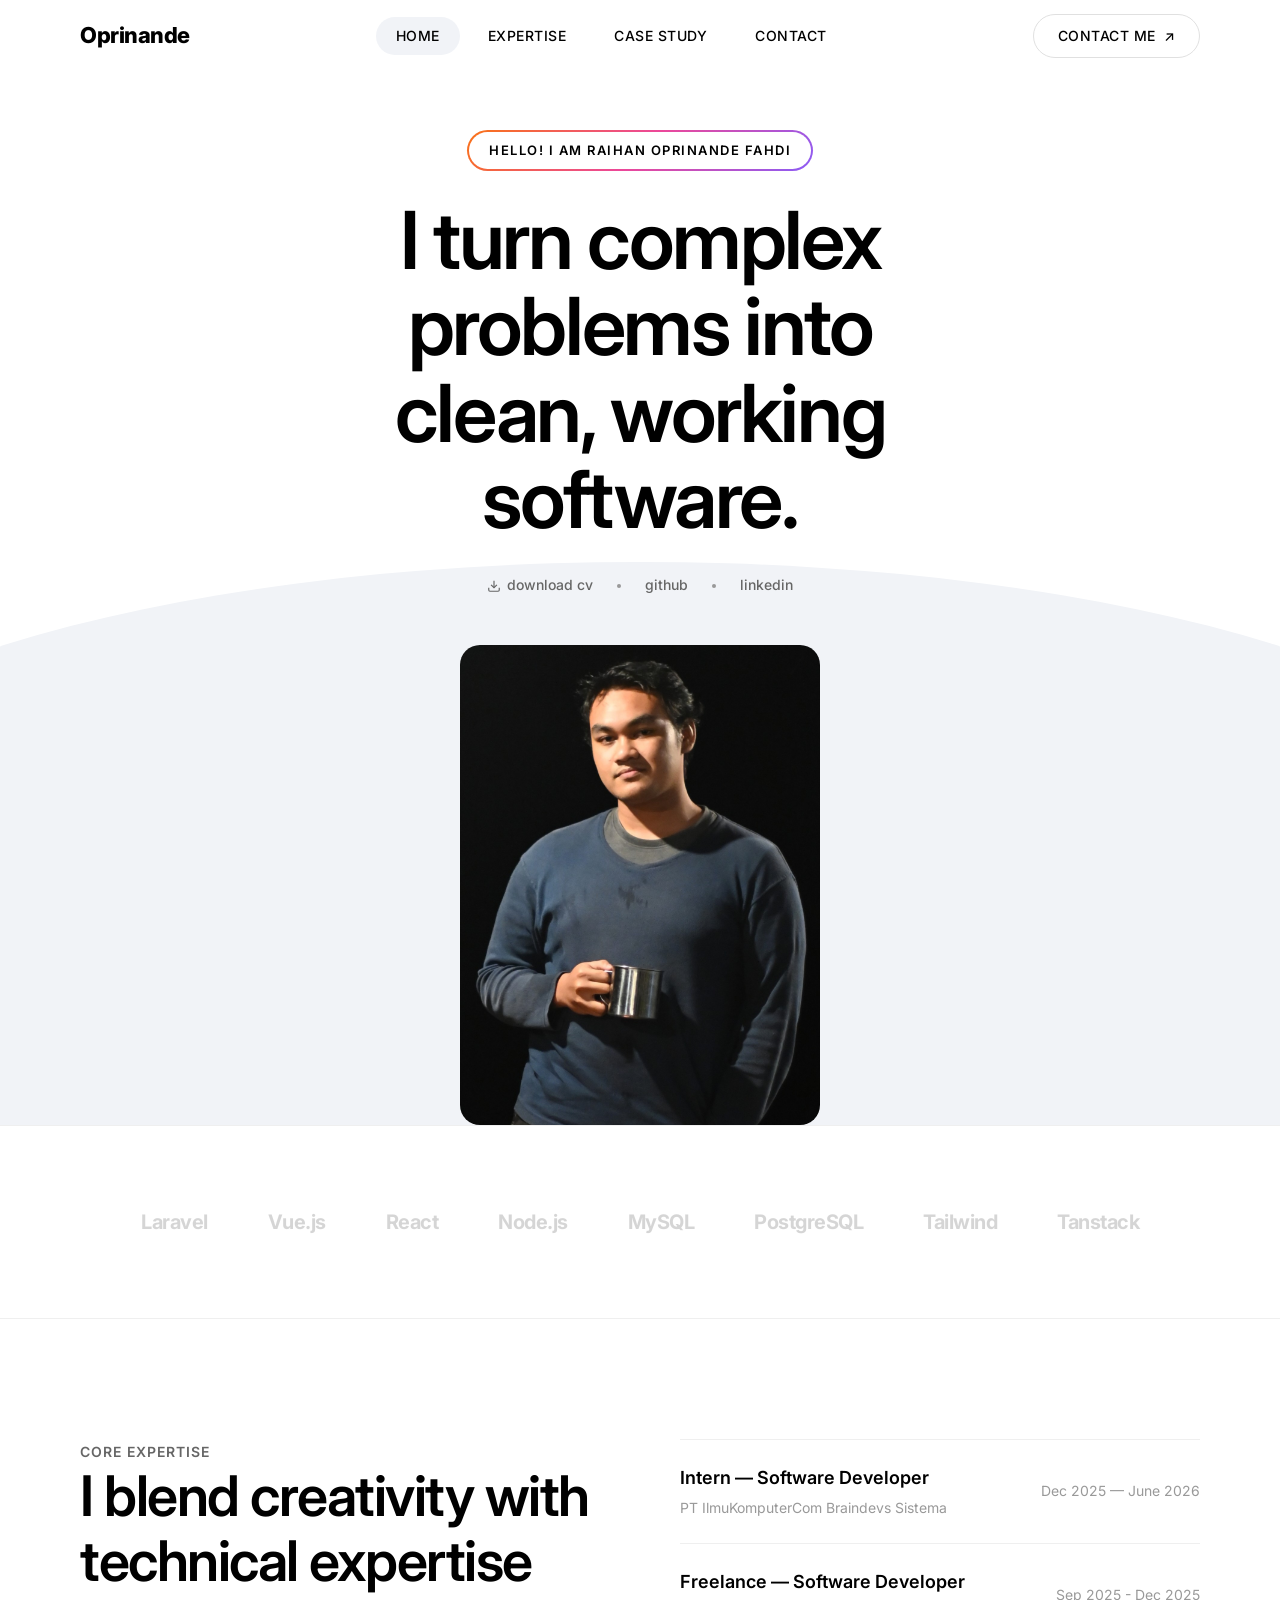
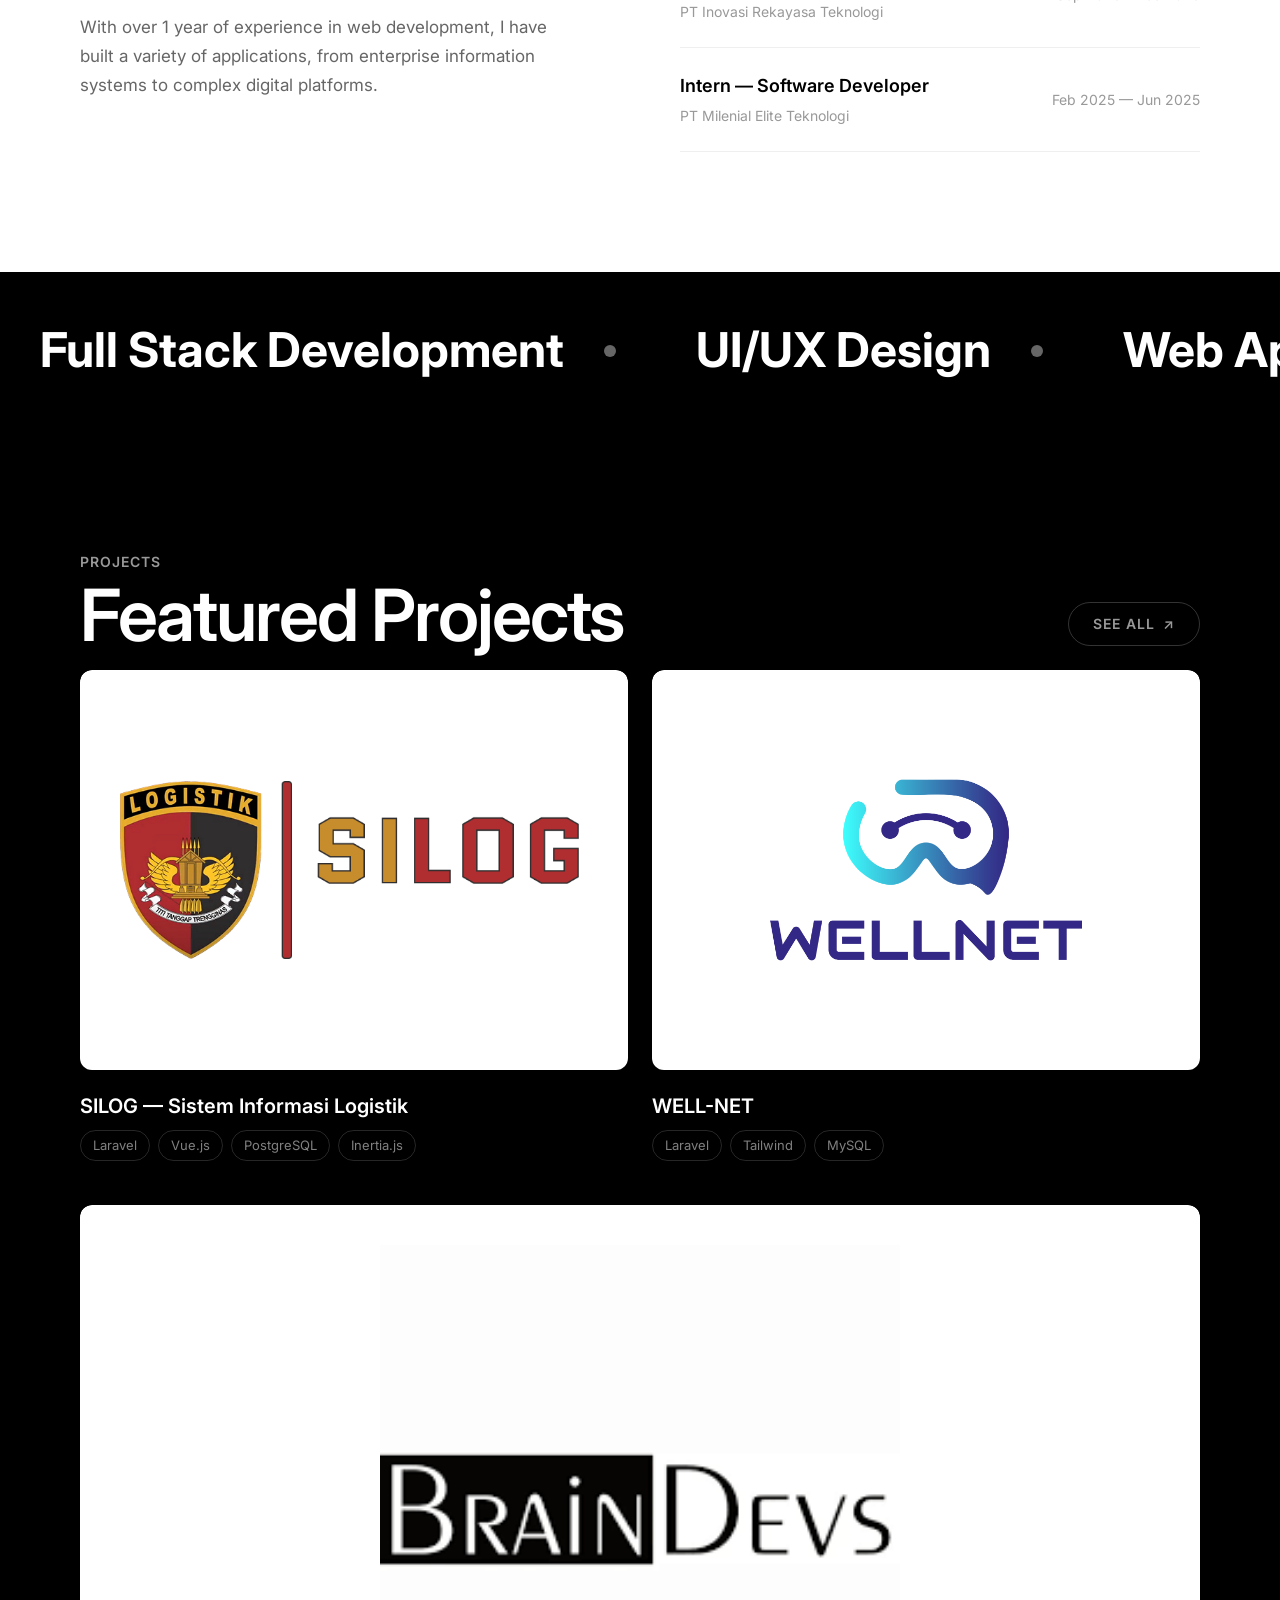
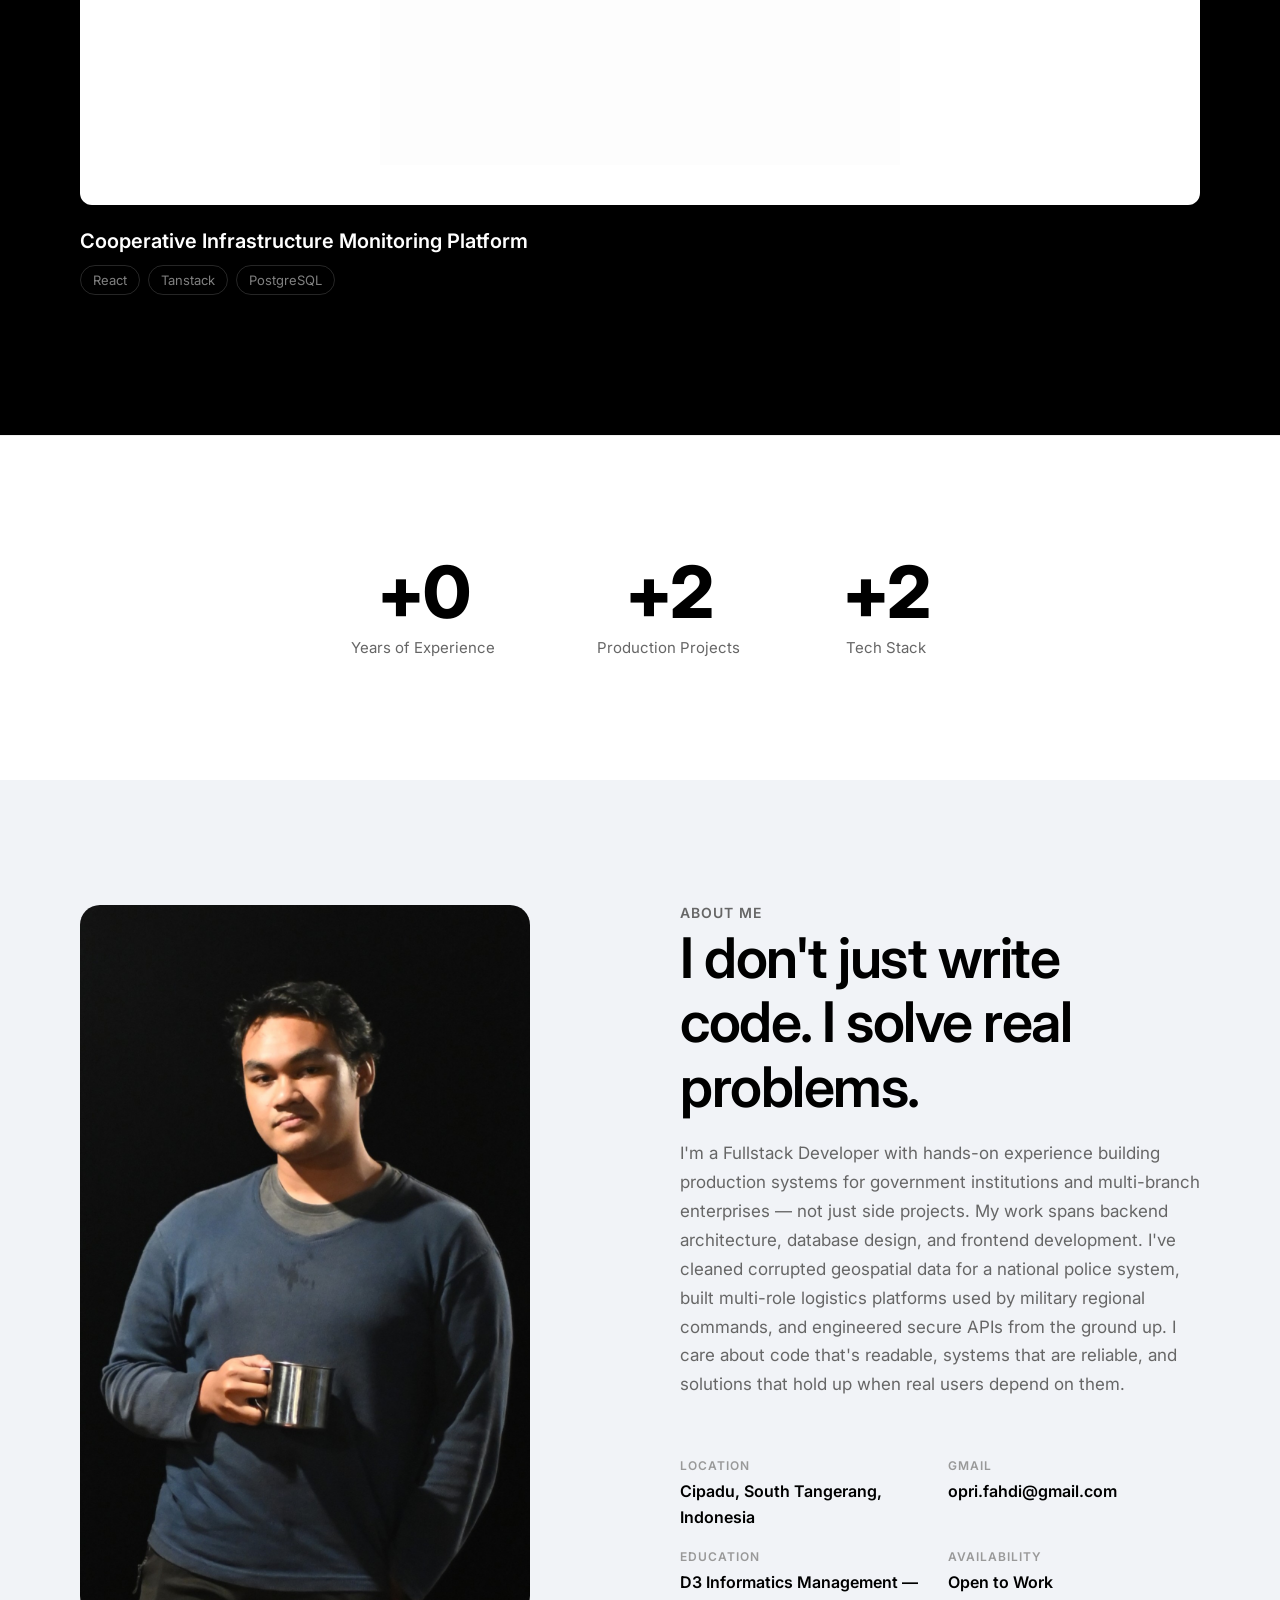
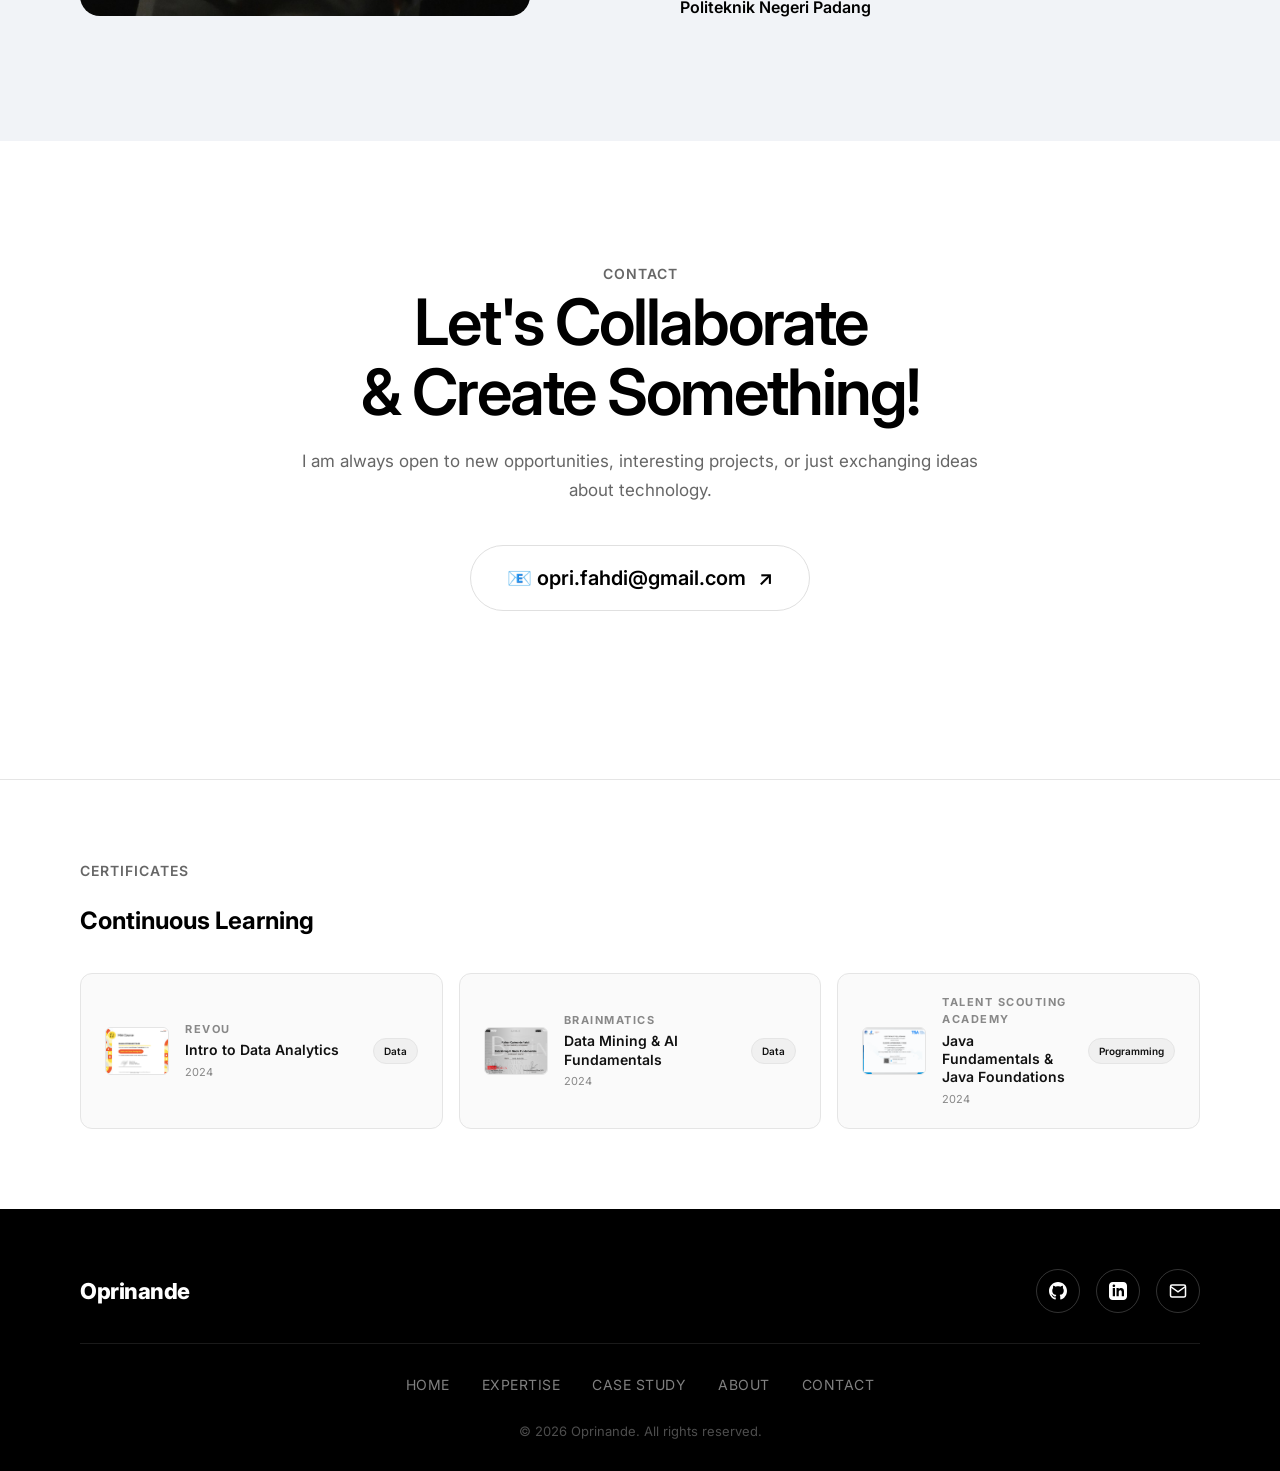
<file: index.html>
<!doctype html>
<html lang="id">
  <head>
    <meta charset="UTF-8" />
    <meta name="viewport" content="width=device-width, initial-scale=1.0" />
    <meta
      name="description"
      content="Portfolio Oprinande — Full Stack Developer. Menampilkan pengalaman, keahlian, dan proyek-proyek terbaik dalam pengembangan web."
    />
    <meta
      name="keywords"
      content="developer, portfolio, full stack, web developer, programmer, laravel, vue.js"
    />
    <meta name="author" content="Oprinande" />
    <title>Oprinande — Portfolio</title>
    <link
      rel="icon"
      href="data:image/svg+xml,<svg xmlns='http://www.w3.org/2000/svg' viewBox='0 0 100 100'><text y='0.9em' font-size='90'>♠️</text></svg>"
    />
    <link rel="stylesheet" href="style.css" />
  </head>
  <body>
    <!-- ======== LOADING SCREEN ======== -->
    <div id="loading-screen">
      <div class="loading-text">OPRINANDE</div>
      <div class="loading-bar-container">
        <div class="loading-bar" id="loading-bar"></div>
      </div>
    </div>

    <!-- ======== NAVIGATION ======== -->
    <nav id="navbar">
      <div class="nav-inner">
        <a href="#hero" class="nav-logo"> Oprinande </a>
        <div class="nav-links" id="nav-links">
          <a href="#hero" class="nav-link active">Home</a>
          <a href="#experience" class="nav-link">Expertise</a>
          <a href="projects.html" class="nav-link">Case Study</a>
          <a href="#contact" class="nav-link">Contact</a>
        </div>
        <a href="#contact" class="nav-cta nav-cta-desktop">
          Contact Me <span class="arrow">↗</span>
        </a>
        <button
          class="nav-toggle"
          id="nav-toggle"
          aria-label="Toggle navigation"
        >
          <span></span>
          <span></span>
          <span></span>
        </button>
      </div>
    </nav>

    <!-- ======== HERO SECTION ======== -->
    <section id="hero">
      <div class="hero-arc"></div>
      <div class="hero-content">
        <div class="hero-badge">
          <span class="badge">HELLO! I AM RAIHAN OPRINANDE FAHDI</span>
        </div>
        <h1 class="hero-heading">
          I turn complex problems into <br />
          clean, working software.
        </h1>
        <div class="hero-links">
          <a
            href="assets/CV_Raihan_Oprinande_Fahdi.pdf"
            download="CV_Raihan_Oprinande_Fahdi.pdf"
          >
            <svg
              width="14"
              height="14"
              viewBox="0 0 24 24"
              fill="none"
              stroke="currentColor"
              stroke-width="2"
            >
              <path d="M21 15v4a2 2 0 0 1-2 2H5a2 2 0 0 1-2-2v-4" />
              <polyline points="7 10 12 15 17 10" />
              <line x1="12" y1="15" x2="12" y2="3" />
            </svg>
            download cv
          </a>
          <span class="separator"></span>
          <a href="https://github.com/RaihanOprinande" target="_blank"
            >github</a
          >
          <span class="separator"></span>
          <a
            href="https://linkedin.com/in/raihan-oprinande-fahdi"
            target="_blank"
            >linkedin</a
          >
        </div>
        <div class="hero-avatar-wrapper fade-up">
          <img
            src="assets/avatar.JPG"
            alt="Photo of Oprinande"
            class="hero-avatar"
          />
        </div>
      </div>
    </section>

    <!-- ======== BRAND / TECH LOGOS ======== -->
    <section id="brands">
      <div class="container">
        <div class="brands-grid">
          <span class="brand-item">Laravel</span>
          <span class="brand-item">Vue.js</span>
          <span class="brand-item">React</span>
          <span class="brand-item">Node.js</span>
          <span class="brand-item">MySQL</span>
          <span class="brand-item">PostgreSQL</span>
          <span class="brand-item">Tailwind</span>
          <span class="brand-item">Tanstack</span>
        </div>
      </div>
    </section>

    <!-- ======== EXPERIENCE SECTION ======== -->
    <section id="experience">
      <div class="container">
        <div class="experience-grid">
          <div class="experience-intro fade-up">
            <span class="section-label">CORE EXPERTISE</span>
            <h2>I blend creativity with technical expertise</h2>
            <p>
              With over 1 year of experience in web development, I have built a
              variety of applications, from enterprise information systems to
              complex digital platforms.
            </p>
          </div>
          <div class="experience-list fade-up">
            <div class="experience-item">
              <div>
                <h4>Intern — Software Developer</h4>
                <span class="exp-company"
                  >PT IlmuKomputerCom Braindevs Sistema</span
                >
              </div>
              <span>Dec 2025 — June 2026</span>
            </div>
            <div class="experience-item">
              <div>
                <h4>Freelance — Software Developer</h4>
                <span class="exp-company">PT Inovasi Rekayasa Teknologi</span>
              </div>
              <span>Sep 2025 - Dec 2025</span>
            </div>
            <div class="experience-item">
              <div>
                <h4>Intern — Software Developer</h4>
                <span class="exp-company">PT Milenial Elite Teknologi</span>
              </div>
              <span>Feb 2025 — Jun 2025</span>
            </div>
          </div>
        </div>
      </div>
    </section>

    <!-- ======== TICKER / MARQUEE ======== -->
    <section id="ticker">
      <div class="ticker-track" id="ticker-track">
        <div class="ticker-item">
          <span>Full Stack Development</span>
          <span class="dot"></span>
        </div>
        <div class="ticker-item">
          <span>UI/UX Design</span>
          <span class="dot"></span>
        </div>
        <div class="ticker-item">
          <span>Web Application</span>
          <span class="dot"></span>
        </div>
        <div class="ticker-item">
          <span>REST API</span>
          <span class="dot"></span>
        </div>
        <!-- Duplicated for seamless scroll -->
        <div class="ticker-item">
          <span>Full Stack Development</span>
          <span class="dot"></span>
        </div>
        <div class="ticker-item">
          <span>UI/UX Design</span>
          <span class="dot"></span>
        </div>
        <div class="ticker-item">
          <span>Web Application</span>
          <span class="dot"></span>
        </div>
        <div class="ticker-item">
          <span>REST API</span>
          <span class="dot"></span>
        </div>
      </div>
    </section>

    <!-- ======== PROJECTS / CASE STUDY ======== -->
    <section id="projects">
      <div class="container">
        <div
          style="
            display: flex;
            justify-content: space-between;
            align-items: flex-end;
            flex-wrap: wrap;
            gap: 20px;
            margin-bottom: 16px;
          "
        >
          <div>
            <span class="section-label">Projects</span>
            <h2 class="section-heading" style="margin-bottom: 0">
              Featured Projects
            </h2>
          </div>
          <a
            href="projects.html"
            style="
              font-size: 14px;
              font-weight: 600;
              color: rgba(255, 255, 255, 0.6);
              text-transform: uppercase;
              letter-spacing: 1px;
              border: 1.5px solid rgba(255, 255, 255, 0.2);
              padding: 10px 24px;
              border-radius: 50px;
              transition: all 0.2s ease;
              display: inline-flex;
              align-items: center;
              gap: 8px;
              margin-bottom: 8px;
            "
          >
            See All <span class="arrow">↗</span>
          </a>
        </div>

        <div class="projects-grid">
          <!-- Row 1: Two side-by-side -->
          <div class="projects-row two-col">
            <a
              href="project-detail.html?id=silog"
              class="project-card fade-up"
              style="text-decoration: none; color: inherit"
            >
              <div
                style="
                  height: 400px;
                  border-radius: 12px;
                  overflow: hidden;
                  display: flex;
                  align-items: center;
                  justify-content: center;
                  background: #fff;
                "
              >
                <img
                  src="assets/Logo_Final_SILOG.png"
                  alt="SILOG"
                  style="object-fit: contain; padding: 40px"
                />
              </div>
              <div class="project-card-info">
                <h3>SILOG — Sistem Informasi Logistik</h3>
                <div class="project-tags">
                  <span>Laravel</span>
                  <span>Vue.js</span>
                  <span>PostgreSQL</span>
                  <span>Inertia.js</span>
                </div>
              </div>
            </a>
            <a
              href="project-detail.html?id=wellnet"
              class="project-card fade-up fade-up-delay-1"
              style="text-decoration: none; color: inherit"
            >
              <div
                style="
                  height: 400px;
                  border-radius: 12px;
                  overflow: hidden;
                  display: flex;
                  align-items: center;
                  justify-content: center;
                  background: #fff;
                "
              >
                <img
                  src="assets/logowellnet.png"
                  alt="WELLNET"
                  style="object-fit: contain; padding: 40px"
                />
              </div>
              <div class="project-card-info">
                <h3>WELL-NET</h3>
                <div class="project-tags">
                  <span>Laravel</span>
                  <span>Tailwind</span>
                  <span>MySQL</span>
                </div>
              </div>
            </a>
          </div>

          <!-- Row 2: Full width -->
          <div class="projects-row full">
            <a
              href="project-detail.html?id=MonitoringPlatfrom"
              class="project-card fade-up"
              style="text-decoration: none; color: inherit"
            >
              <div
                style="
                  height: 600px;
                  border-radius: 12px;
                  overflow: hidden;
                  display: flex;
                  align-items: center;
                  justify-content: center;
                  background: #fff;
                "
              >
                <img
                  src="assets/braindevs.png"
                  alt="Cooperative Infrastructure Monitoring Platform"
                  style="object-fit: contain; padding: 40px"
                />
              </div>
              <div class="project-card-info">
                <h3>Cooperative Infrastructure Monitoring Platform</h3>
                <div class="project-tags">
                  <span>React</span>
                  <span>Tanstack</span>
                  <span>PostgreSQL</span>
                </div>
              </div>
            </a>
          </div>
        </div>
      </div>
    </section>

    <!-- ======== STATS / FUN FACTS ======== -->
    <section id="stats">
      <div class="container">
        <div class="stats-grid">
          <div class="stat-item fade-up">
            <div class="stat-number" data-target="1,5">0</div>
            <div class="stat-label">Years of Experience</div>
          </div>
          <div class="stat-item fade-up fade-up-delay-1">
            <div class="stat-number" data-target="5">0</div>
            <div class="stat-label">Production Projects</div>
          </div>
          <div class="stat-item fade-up fade-up-delay-2">
            <div class="stat-number" data-target="5">0</div>
            <div class="stat-label">Tech Stack</div>
          </div>
          <!-- <div class="stat-item fade-up fade-up-delay-3">
          <div class="stat-number" data-target="5">0</div>
          <div class="stat-label">Klien Puas</div>
        </div> -->
        </div>
      </div>
    </section>

    <!-- ======== ABOUT SECTION ======== -->
    <section id="about">
      <div class="container">
        <div class="about-grid">
          <div class="about-image-wrapper fade-up">
            <img
              src="assets/avatar.JPG"
              alt="Oprinande profile photo"
              class="about-image"
            />
          </div>
          <div class="about-text fade-up fade-up-delay-1">
            <span class="section-label">About Me</span>
            <h2>I don't just write code. I solve real problems.</h2>
            <p>
              I'm a Fullstack Developer with hands-on experience building
              production systems for government institutions and multi-branch
              enterprises — not just side projects. My work spans backend
              architecture, database design, and frontend development. I've
              cleaned corrupted geospatial data for a national police system,
              built multi-role logistics platforms used by military regional
              commands, and engineered secure APIs from the ground up. I care
              about code that's readable, systems that are reliable, and
              solutions that hold up when real users depend on them.
              <br /><br />
            </p>
            <!-- <p>
            Di luar coding, saya senang mengeksplorasi teknologi baru,
            berkontribusi di open source, dan berbagi pengetahuan dengan komunitas developer.
          </p> -->
            <div class="about-details">
              <div class="about-detail-item">
                <span class="label">Location</span>
                <span class="value">Cipadu, South Tangerang, Indonesia</span>
              </div>
              <div class="about-detail-item">
                <span class="label">Gmail</span>
                <span class="value">opri.fahdi@gmail.com</span>
              </div>
              <div class="about-detail-item">
                <span class="label">Education</span>
                <span class="value"
                  >D3 Informatics Management — Politeknik Negeri Padang</span
                >
              </div>
              <div class="about-detail-item">
                <span class="label">Availability</span>
                <span class="value">Open to Work</span>
              </div>
            </div>
          </div>
        </div>
      </div>
    </section>

    <!-- ======== CONTACT SECTION ======== -->
    <section id="contact">
      <div class="container">
        <div class="contact-wrapper">
          <span class="section-label">Contact</span>
          <h2>Let's Collaborate<br />& Create Something!</h2>
          <p>
            I am always open to new opportunities, interesting projects, or just
            exchanging ideas about technology.
          </p>
          <a href="mailto:opri.fahdi@gmail.com" class="contact-email">
            📧 opri.fahdi@gmail.com <span class="arrow">↗</span>
          </a>
        </div>
      </div>
    </section>
    <!-- ======== CERTIFICATES ======== -->
    <section id="certificates">
      <div class="container">
        <div class="section-label">Certificates</div>
        <h2 class="section-title">Continuous Learning</h2>

        <div class="cert-grid">
          <a
            href="assets/cert-revou-intro-dataanalyst.jpg"
            target="_blank"
            class="cert-card"
          >
            <img
              src="assets/cert-revou-intro-dataanalyst.jpg"
              alt="RevoU Data Analytics Certificate"
              class="cert-thumb"
            />
            <div class="cert-info">
              <div class="cert-issuer">RevoU</div>
              <div class="cert-name">Intro to Data Analytics</div>
              <div class="cert-year">2024</div>
            </div>
            <div class="cert-badge">Data</div>
          </a>

          <a
            href="assets/cert-brainmatics-data-mining.jpg"
            target="_blank"
            class="cert-card"
          >
            <img
              src="assets/cert-brainmatics-data-mining.jpg"
              alt="Brainmatics Data Mining Certificate"
              class="cert-thumb"
            />
            <div class="cert-info">
              <div class="cert-issuer">Brainmatics</div>
              <div class="cert-name">Data Mining & AI Fundamentals</div>
              <div class="cert-year">2024</div>
            </div>
            <div class="cert-badge">Data</div>
          </a>

          <a href="assets/cert-java-TSA.jpg" target="_blank" class="cert-card">
            <img
              src="assets/cert-java-TSA.jpg"
              alt="Talent Scouting Academy Java Certificate"
              class="cert-thumb"
            />
            <div class="cert-info">
              <div class="cert-issuer">Talent Scouting Academy</div>
              <div class="cert-name">Java Fundamentals & Java Foundations</div>
              <div class="cert-year">2024</div>
            </div>
            <div class="cert-badge">Programming</div>
          </a>
        </div>
      </div>
    </section>

    <!-- ======== FOOTER ======== -->
    <footer id="footer">
      <div class="container">
        <div class="footer-inner">
          <div class="footer-logo">Oprinande</div>
          <div class="footer-social">
            <a
              href="https://github.com/RaihanOprinande"
              target="_blank"
              aria-label="GitHub"
            >
              <svg
                width="18"
                height="18"
                viewBox="0 0 24 24"
                fill="currentColor"
              >
                <path
                  d="M12 0c-6.626 0-12 5.373-12 12 0 5.302 3.438 9.8 8.207 11.387.599.111.793-.261.793-.577v-2.234c-3.338.726-4.033-1.416-4.033-1.416-.546-1.387-1.333-1.756-1.333-1.756-1.089-.745.083-.729.083-.729 1.205.084 1.839 1.237 1.839 1.237 1.07 1.834 2.807 1.304 3.492.997.107-.775.418-1.305.762-1.604-2.665-.305-5.467-1.334-5.467-5.931 0-1.311.469-2.381 1.236-3.221-.124-.303-.535-1.524.117-3.176 0 0 1.008-.322 3.301 1.23.957-.266 1.983-.399 3.003-.404 1.02.005 2.047.138 3.006.404 2.291-1.552 3.297-1.23 3.297-1.23.653 1.653.242 2.874.118 3.176.77.84 1.235 1.911 1.235 3.221 0 4.609-2.807 5.624-5.479 5.921.43.372.823 1.102.823 2.222v3.293c0 .319.192.694.801.576 4.765-1.589 8.199-6.086 8.199-11.386 0-6.627-5.373-12-12-12z"
                />
              </svg>
            </a>
            <a
              href="https://www.linkedin.com/in/raihan-oprinande-fahdi"
              target="_blank"
              aria-label="LinkedIn"
            >
              <svg
                width="18"
                height="18"
                viewBox="0 0 24 24"
                fill="currentColor"
              >
                <path
                  d="M19 0h-14c-2.761 0-5 2.239-5 5v14c0 2.761 2.239 5 5 5h14c2.762 0 5-2.239 5-5v-14c0-2.761-2.238-5-5-5zm-11 19h-3v-11h3v11zm-1.5-12.268c-.966 0-1.75-.79-1.75-1.764s.784-1.764 1.75-1.764 1.75.79 1.75 1.764-.783 1.764-1.75 1.764zm13.5 12.268h-3v-5.604c0-3.368-4-3.113-4 0v5.604h-3v-11h3v1.765c1.396-2.586 7-2.777 7 2.476v6.759z"
                />
              </svg>
            </a>
            <a href="mailto:opri.fahdi@gmail.com" aria-label="Gmail">
              <svg
                width="18"
                height="18"
                viewBox="0 0 24 24"
                fill="none"
                stroke="currentColor"
                stroke-width="2"
              >
                <path
                  d="M4 4h16c1.1 0 2 .9 2 2v12c0 1.1-.9 2-2 2H4c-1.1 0-2-.9-2-2V6c0-1.1.9-2 2-2z"
                />
                <polyline points="22,6 12,13 2,6" />
              </svg>
            </a>
          </div>
        </div>
        <div class="footer-nav">
          <a href="#hero">Home</a>
          <a href="#experience">Expertise</a>
          <a href="projects.html">Case Study</a>
          <a href="#about">About</a>
          <a href="#contact">Contact</a>
        </div>
        <p class="footer-copy">© 2026 Oprinande. All rights reserved.</p>
      </div>
    </footer>

    <!-- Back to Top -->
    <button id="back-to-top" aria-label="Back to top">↑</button>

    <!-- Scripts -->
    <script src="script.js"></script>
  </body>
</html>
</file>
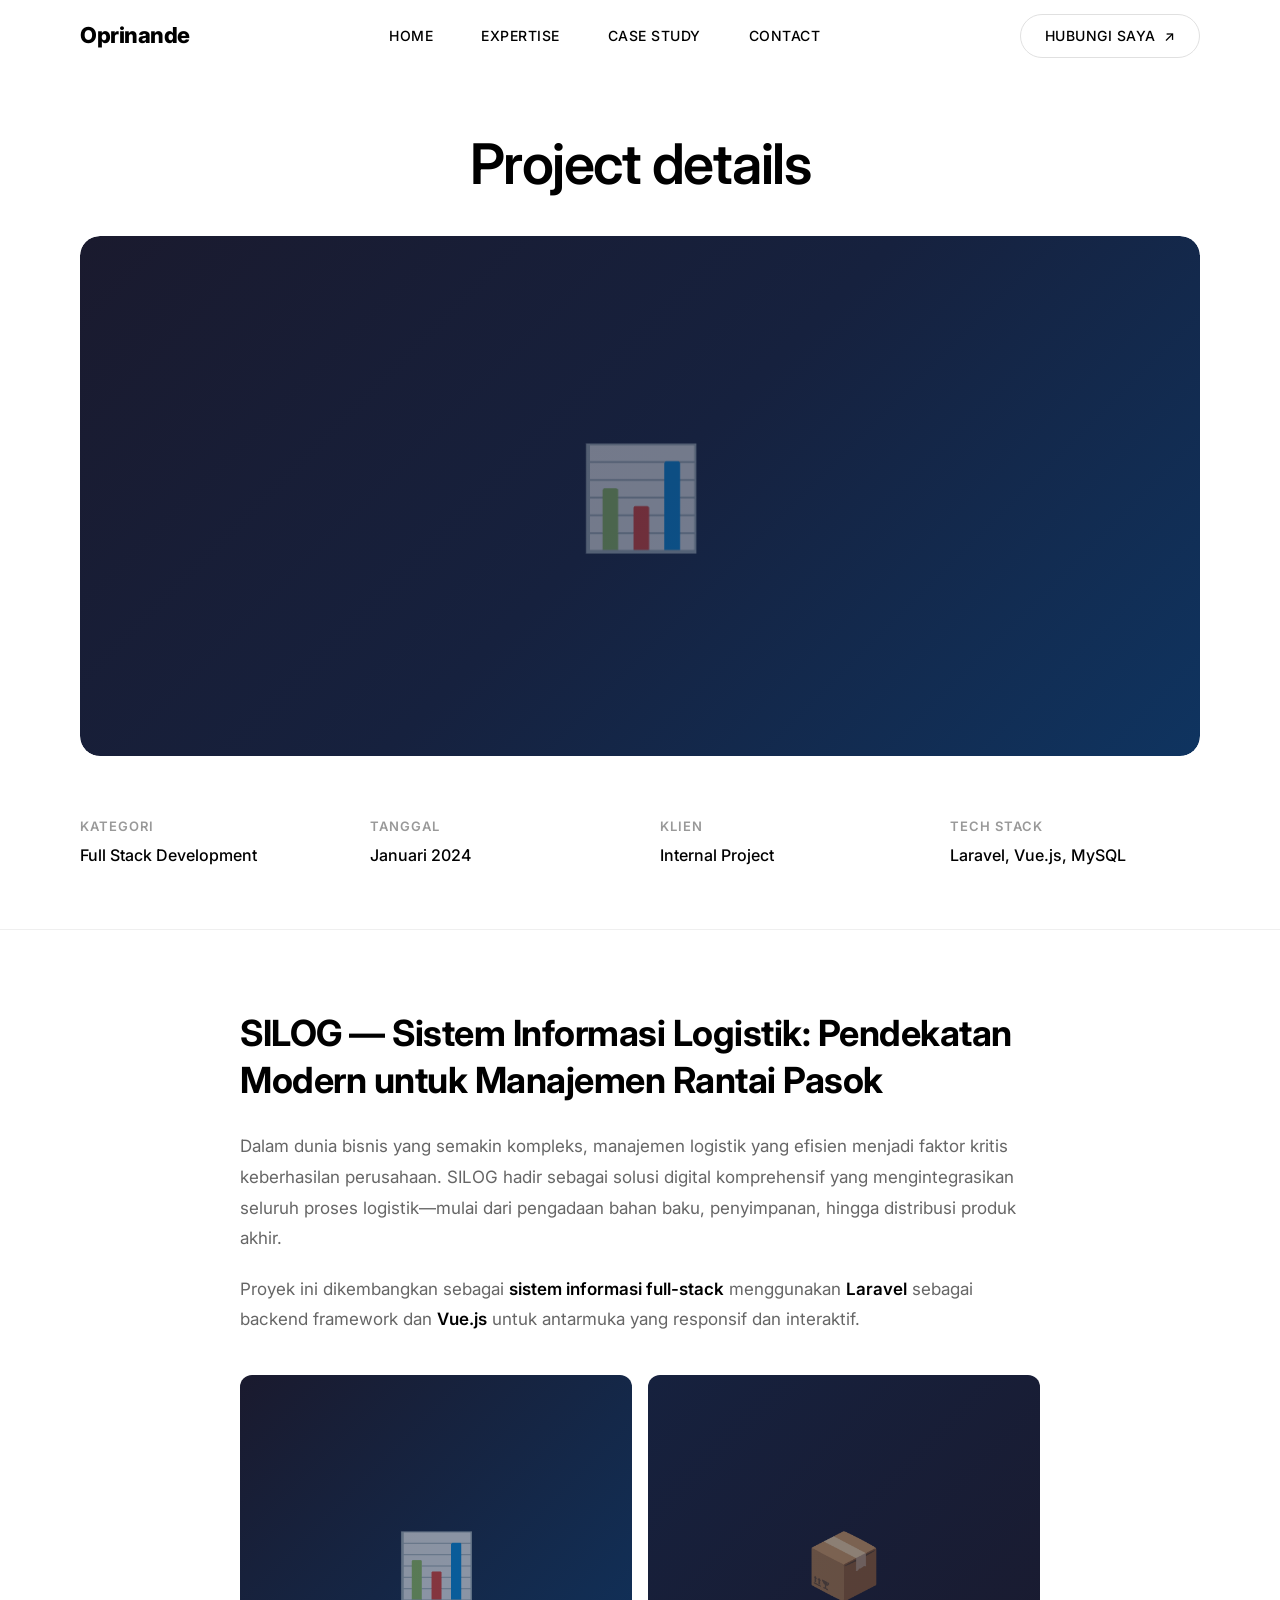
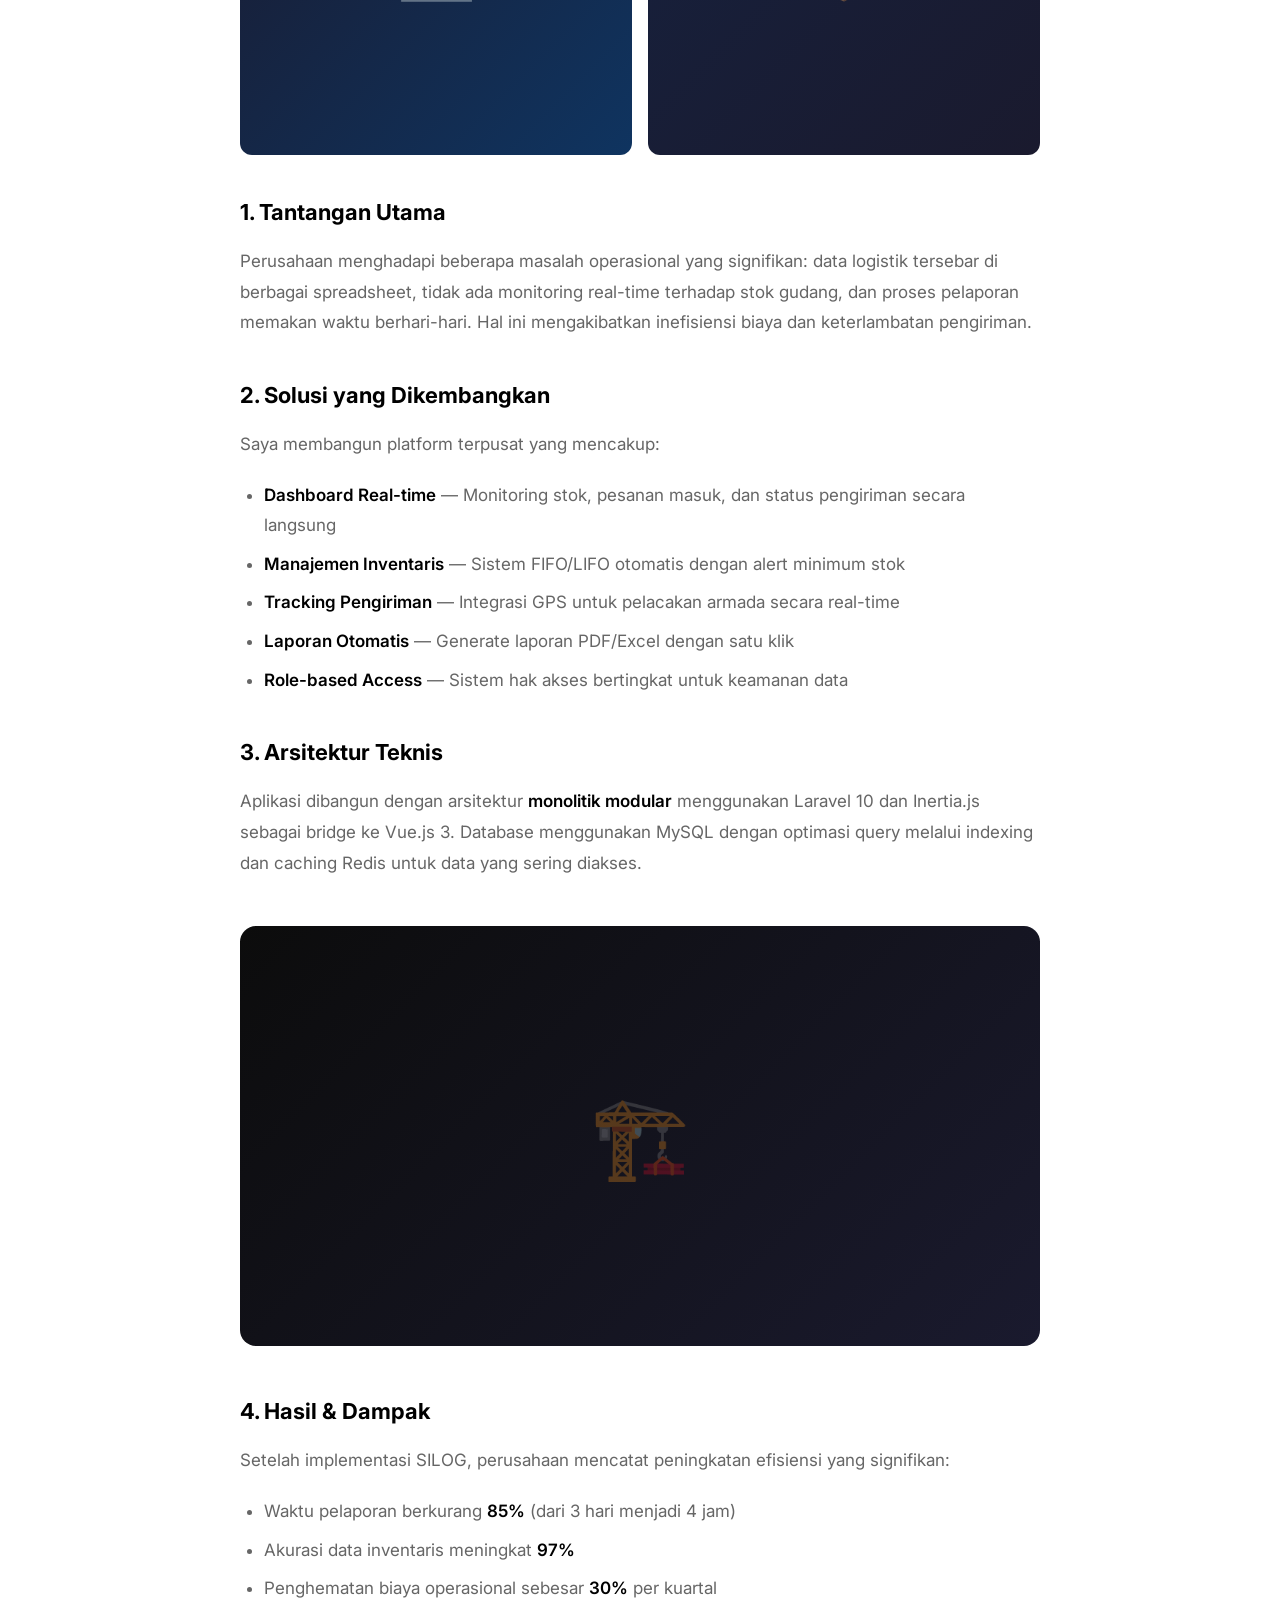
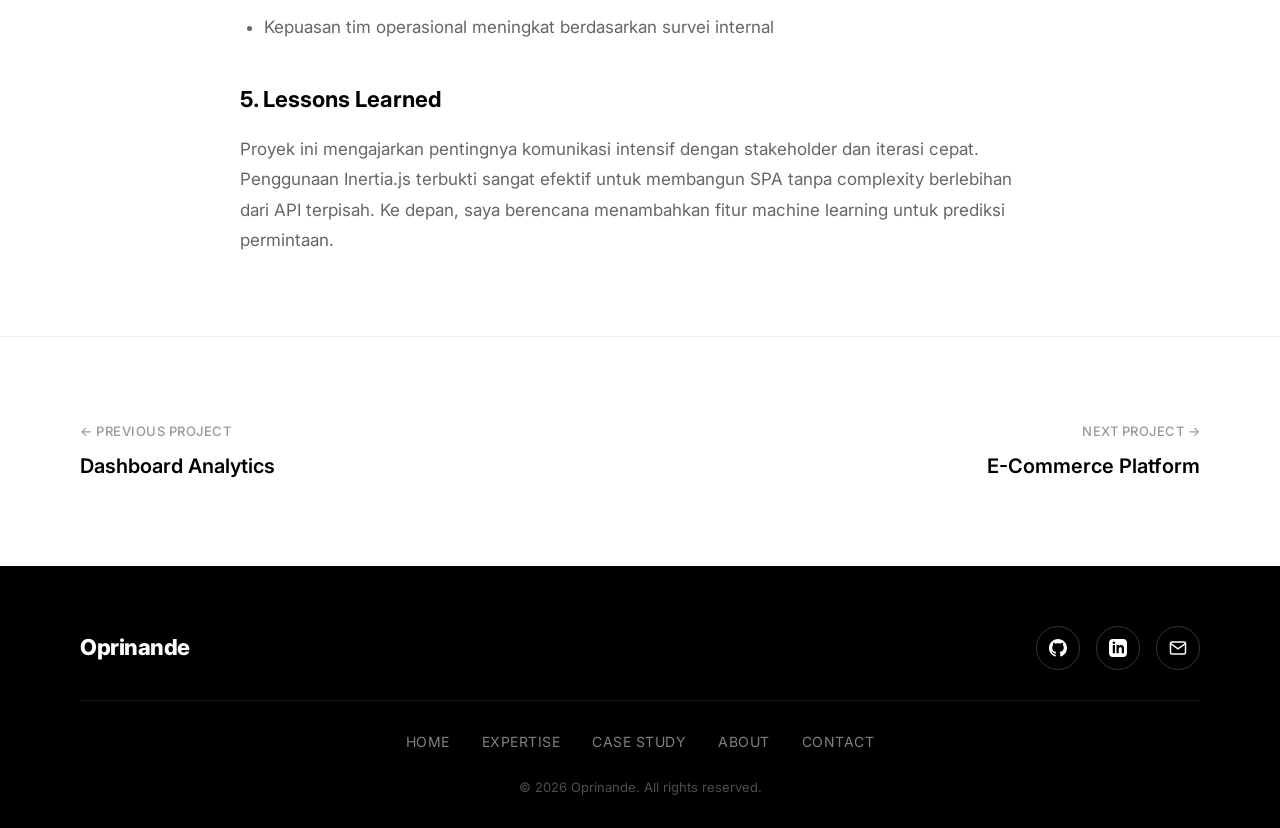
<file: project-detail.html>
<!DOCTYPE html>
<html lang="id">
<head>
  <meta charset="UTF-8" />
  <meta name="viewport" content="width=device-width, initial-scale=1.0" />
  <meta name="description" content="Detail proyek — Oprinande Portfolio" />
  <meta name="author" content="Oprinande" />
  <title>Project Details — Oprinande Portfolio</title>
  <link rel="icon" href="data:image/svg+xml,<svg xmlns='http://www.w3.org/2000/svg' viewBox='0 0 100 100'><text y='0.9em' font-size='90'>♣️</text></svg>" />
  <link rel="stylesheet" href="style.css" />
</head>
<body>

  <!-- ======== NAVIGATION ======== -->
  <nav id="navbar" class="scrolled">
    <div class="nav-inner">
      <a href="index.html" class="nav-logo">
        Oprinande
      </a>
      <div class="nav-links" id="nav-links">
        <a href="index.html" class="nav-link">Home</a>
        <a href="index.html#experience" class="nav-link">Expertise</a>
        <a href="projects.html" class="nav-link active">Case Study</a>
        <a href="index.html#contact" class="nav-link">Contact</a>
      </div>
      <a href="index.html#contact" class="nav-cta nav-cta-desktop">
        Hubungi Saya <span class="arrow">↗</span>
      </a>
      <button class="nav-toggle" id="nav-toggle" aria-label="Toggle navigation">
        <span></span>
        <span></span>
        <span></span>
      </button>
    </div>
  </nav>

  <!-- ======== DETAIL HERO ======== -->
  <section class="detail-hero">
    <div class="container" style="text-align: center;">
      <h1 class="detail-hero-heading" id="detail-title">Project details</h1>
    </div>
  </section>

  <!-- ======== HERO IMAGE ======== -->
  <section class="detail-image-section">
    <div class="container">
      <div class="detail-hero-image" id="detail-hero-image">
        <div class="cs-card-image-placeholder" style="height: 520px; background: linear-gradient(135deg, #1a1a2e 0%, #16213e 50%, #0f3460 100%);">
          <span style="font-size: 100px;">📊</span>
        </div>
      </div>
    </div>
  </section>

  <!-- ======== META INFO ======== -->
  <section class="detail-meta-section">
    <div class="container">
      <div class="detail-meta-grid">
        <div class="detail-meta-item">
          <span class="detail-meta-label">Kategori</span>
          <span class="detail-meta-value" id="detail-category">Full Stack Development</span>
        </div>
        <div class="detail-meta-item">
          <span class="detail-meta-label">Tanggal</span>
          <span class="detail-meta-value" id="detail-date">Januari 2024</span>
        </div>
        <div class="detail-meta-item">
          <span class="detail-meta-label">Klien</span>
          <span class="detail-meta-value" id="detail-client">Internal Project</span>
        </div>
        <div class="detail-meta-item">
          <span class="detail-meta-label">Tech Stack</span>
          <span class="detail-meta-value" id="detail-tech">Laravel, Vue.js, MySQL</span>
        </div>
      </div>
    </div>
  </section>

  <!-- ======== PROJECT CONTENT ======== -->
  <section class="detail-content">
    <div class="container">
      <div class="detail-content-wrapper">

        <!-- Title & Intro -->
        <div class="detail-article fade-up" id="detail-article">
          <h2 id="detail-article-title">SILOG — Sistem Informasi Logistik: Pendekatan Modern untuk Manajemen Rantai Pasok</h2>

          <p>
            Dalam dunia bisnis yang semakin kompleks, manajemen logistik yang efisien menjadi faktor kritis keberhasilan perusahaan. SILOG hadir sebagai solusi digital komprehensif yang mengintegrasikan seluruh proses logistik—mulai dari pengadaan bahan baku, penyimpanan, hingga distribusi produk akhir.
          </p>

          <p>
            Proyek ini dikembangkan sebagai <strong>sistem informasi full-stack</strong> menggunakan <strong>Laravel</strong> sebagai backend framework dan <strong>Vue.js</strong> untuk antarmuka yang responsif dan interaktif.
          </p>

          <!-- Gallery -->
          <div class="detail-gallery">
            <div class="detail-gallery-item" style="background: linear-gradient(135deg, #1a1a2e 0%, #0f3460 100%); height: 380px; border-radius: 12px; display: flex; align-items: center; justify-content: center;">
              <span style="font-size: 64px; opacity: 0.5;">📊</span>
            </div>
            <div class="detail-gallery-item" style="background: linear-gradient(135deg, #16213e 0%, #1a1a2e 100%); height: 380px; border-radius: 12px; display: flex; align-items: center; justify-content: center;">
              <span style="font-size: 64px; opacity: 0.5;">📦</span>
            </div>
          </div>

          <h3>1. Tantangan Utama</h3>
          <p>
            Perusahaan menghadapi beberapa masalah operasional yang signifikan: data logistik tersebar di berbagai spreadsheet, tidak ada monitoring real-time terhadap stok gudang, dan proses pelaporan memakan waktu berhari-hari. Hal ini mengakibatkan inefisiensi biaya dan keterlambatan pengiriman.
          </p>

          <h3>2. Solusi yang Dikembangkan</h3>
          <p>
            Saya membangun platform terpusat yang mencakup:
          </p>
          <ul>
            <li><strong>Dashboard Real-time</strong> — Monitoring stok, pesanan masuk, dan status pengiriman secara langsung</li>
            <li><strong>Manajemen Inventaris</strong> — Sistem FIFO/LIFO otomatis dengan alert minimum stok</li>
            <li><strong>Tracking Pengiriman</strong> — Integrasi GPS untuk pelacakan armada secara real-time</li>
            <li><strong>Laporan Otomatis</strong> — Generate laporan PDF/Excel dengan satu klik</li>
            <li><strong>Role-based Access</strong> — Sistem hak akses bertingkat untuk keamanan data</li>
          </ul>

          <h3>3. Arsitektur Teknis</h3>
          <p>
            Aplikasi dibangun dengan arsitektur <strong>monolitik modular</strong> menggunakan Laravel 10 dan Inertia.js sebagai bridge ke Vue.js 3. Database menggunakan MySQL dengan optimasi query melalui indexing dan caching Redis untuk data yang sering diakses.
          </p>

          <!-- Full-width image -->
          <div class="detail-full-image" style="background: linear-gradient(135deg, #0c0c0c 0%, #1a1a2e 100%); height: 420px; border-radius: 16px; display: flex; align-items: center; justify-content: center; margin: 48px 0;">
            <span style="font-size: 80px; opacity: 0.3;">🏗️</span>
          </div>

          <h3>4. Hasil & Dampak</h3>
          <p>
            Setelah implementasi SILOG, perusahaan mencatat peningkatan efisiensi yang signifikan:
          </p>
          <ul>
            <li>Waktu pelaporan berkurang <strong>85%</strong> (dari 3 hari menjadi 4 jam)</li>
            <li>Akurasi data inventaris meningkat <strong>97%</strong></li>
            <li>Penghematan biaya operasional sebesar <strong>30%</strong> per kuartal</li>
            <li>Kepuasan tim operasional meningkat berdasarkan survei internal</li>
          </ul>

          <h3>5. Lessons Learned</h3>
          <p>
            Proyek ini mengajarkan pentingnya komunikasi intensif dengan stakeholder dan iterasi cepat. Penggunaan Inertia.js terbukti sangat efektif untuk membangun SPA tanpa complexity berlebihan dari API terpisah. Ke depan, saya berencana menambahkan fitur machine learning untuk prediksi permintaan.
          </p>
        </div>

      </div>
    </div>
  </section>

  <!-- ======== NEXT/PREV PROJECTS ======== -->
  <section class="detail-nav-projects">
    <div class="container">
      <div class="detail-nav-grid">
        <a href="project-detail.html?id=dashboard" class="detail-nav-item prev">
          <span class="detail-nav-label">← Previous Project</span>
          <span class="detail-nav-title">Dashboard Analytics</span>
        </a>
        <a href="project-detail.html?id=ecommerce" class="detail-nav-item next">
          <span class="detail-nav-label">Next Project →</span>
          <span class="detail-nav-title">E-Commerce Platform</span>
        </a>
      </div>
    </div>
  </section>

  <!-- ======== FOOTER ======== -->
  <footer id="footer">
    <div class="container">
      <div class="footer-inner">
        <div class="footer-logo">Oprinande</div>
        <div class="footer-social">
          <a href="https://github.com/RaihanOprinande" target="_blank" aria-label="GitHub">
            <svg width="18" height="18" viewBox="0 0 24 24" fill="currentColor"><path d="M12 0c-6.626 0-12 5.373-12 12 0 5.302 3.438 9.8 8.207 11.387.599.111.793-.261.793-.577v-2.234c-3.338.726-4.033-1.416-4.033-1.416-.546-1.387-1.333-1.756-1.333-1.756-1.089-.745.083-.729.083-.729 1.205.084 1.839 1.237 1.839 1.237 1.07 1.834 2.807 1.304 3.492.997.107-.775.418-1.305.762-1.604-2.665-.305-5.467-1.334-5.467-5.931 0-1.311.469-2.381 1.236-3.221-.124-.303-.535-1.524.117-3.176 0 0 1.008-.322 3.301 1.23.957-.266 1.983-.399 3.003-.404 1.02.005 2.047.138 3.006.404 2.291-1.552 3.297-1.23 3.297-1.23.653 1.653.242 2.874.118 3.176.77.84 1.235 1.911 1.235 3.221 0 4.609-2.807 5.624-5.479 5.921.43.372.823 1.102.823 2.222v3.293c0 .319.192.694.801.576 4.765-1.589 8.199-6.086 8.199-11.386 0-6.627-5.373-12-12-12z"/></svg>
          </a>
          <a href="https://linkedin.com/in/raihan-oprinande-fahdi" target="_blank" aria-label="LinkedIn">
            <svg width="18" height="18" viewBox="0 0 24 24" fill="currentColor"><path d="M19 0h-14c-2.761 0-5 2.239-5 5v14c0 2.761 2.239 5 5 5h14c2.762 0 5-2.239 5-5v-14c0-2.761-2.238-5-5-5zm-11 19h-3v-11h3v11zm-1.5-12.268c-.966 0-1.75-.79-1.75-1.764s.784-1.764 1.75-1.764 1.75.79 1.75 1.764-.783 1.764-1.75 1.764zm13.5 12.268h-3v-5.604c0-3.368-4-3.113-4 0v5.604h-3v-11h3v1.765c1.396-2.586 7-2.777 7 2.476v6.759z"/></svg>
          </a>
          <a href="mailto:opri.fahdi@gmail.com" aria-label="Email">
            <svg width="18" height="18" viewBox="0 0 24 24" fill="none" stroke="currentColor" stroke-width="2"><path d="M4 4h16c1.1 0 2 .9 2 2v12c0 1.1-.9 2-2 2H4c-1.1 0-2-.9-2-2V6c0-1.1.9-2 2-2z"/><polyline points="22,6 12,13 2,6"/></svg>
          </a>
        </div>
      </div>
      <div class="footer-nav">
        <a href="index.html">Home</a>
        <a href="index.html#experience">Expertise</a>
        <a href="projects.html">Case Study</a>
        <a href="index.html#about">About</a>
        <a href="index.html#contact">Contact</a>
      </div>
      <p class="footer-copy">
        © 2026 Oprinande. All rights reserved.
      </p>
    </div>
  </footer>

  <button id="back-to-top" aria-label="Back to top">↑</button>
  <script src="script.js"></script>
  <script src="projects-data.js"></script>
</body>
</html>
</file>
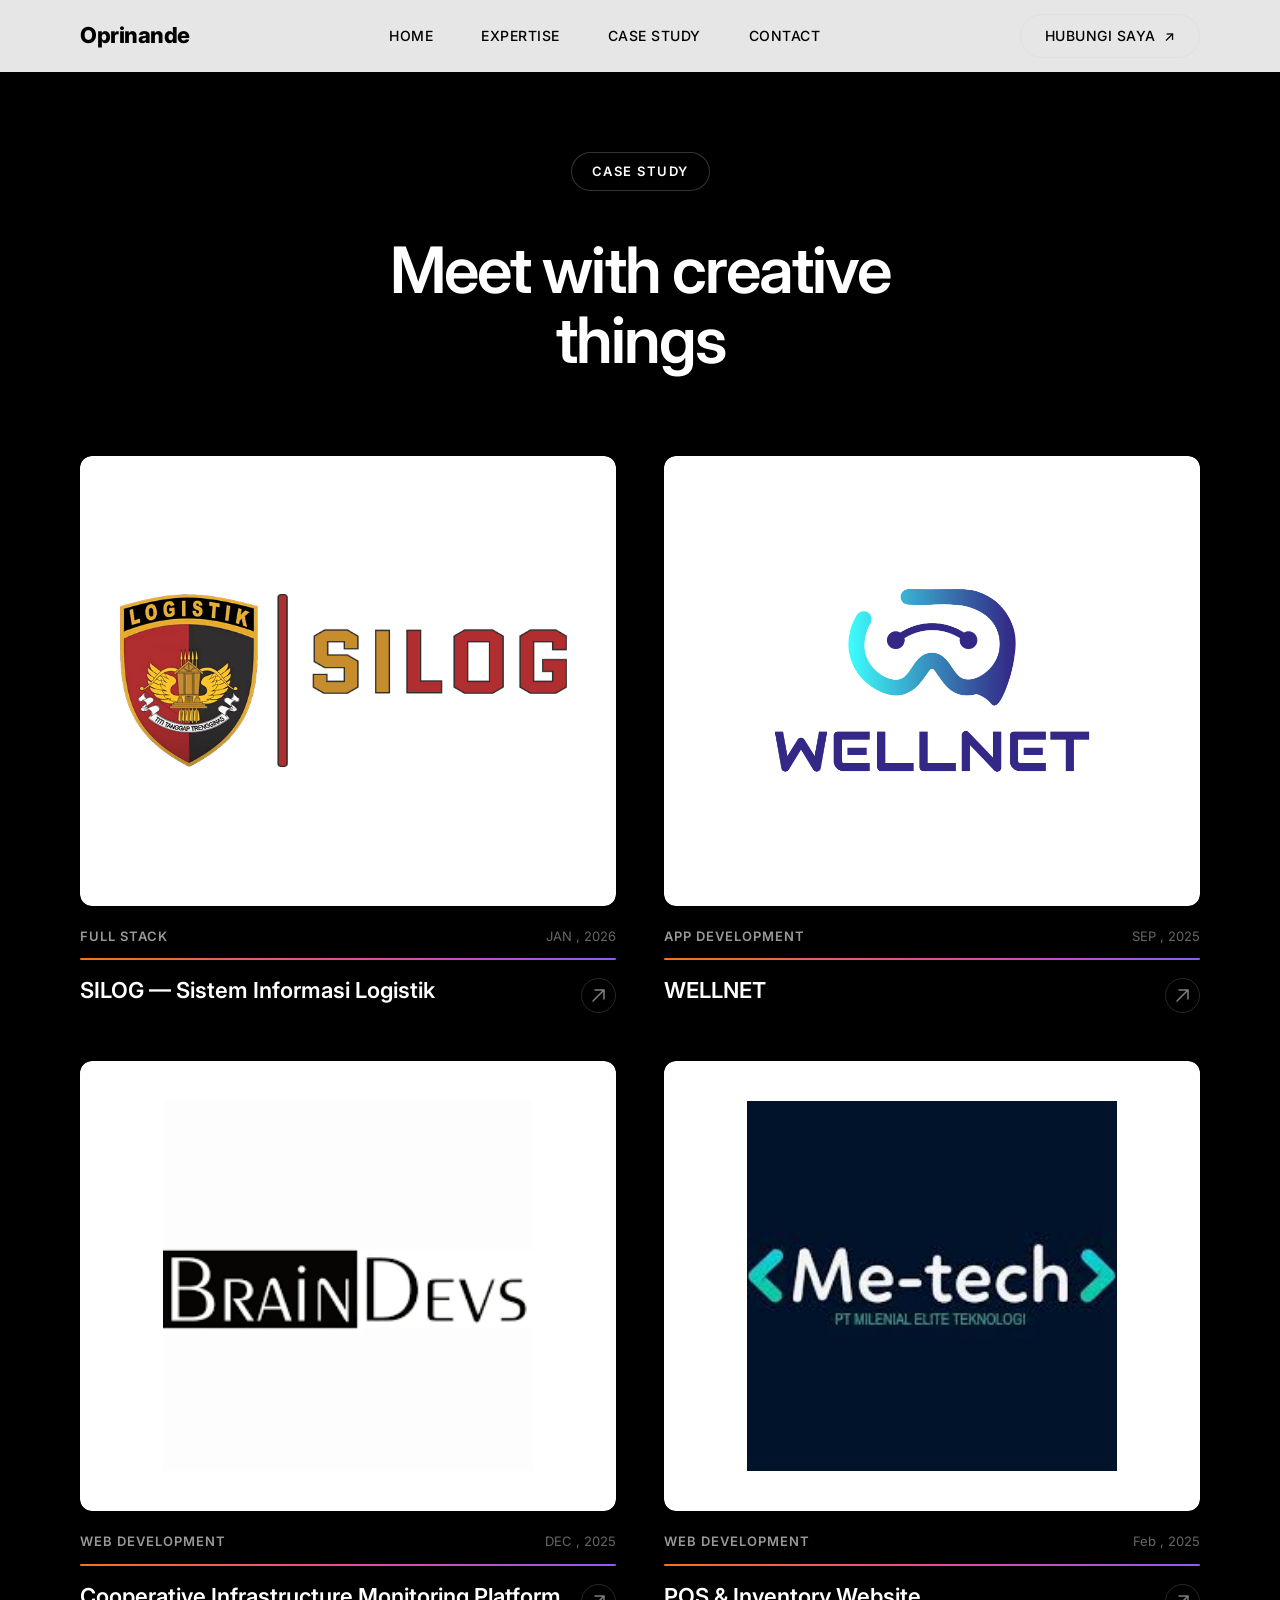
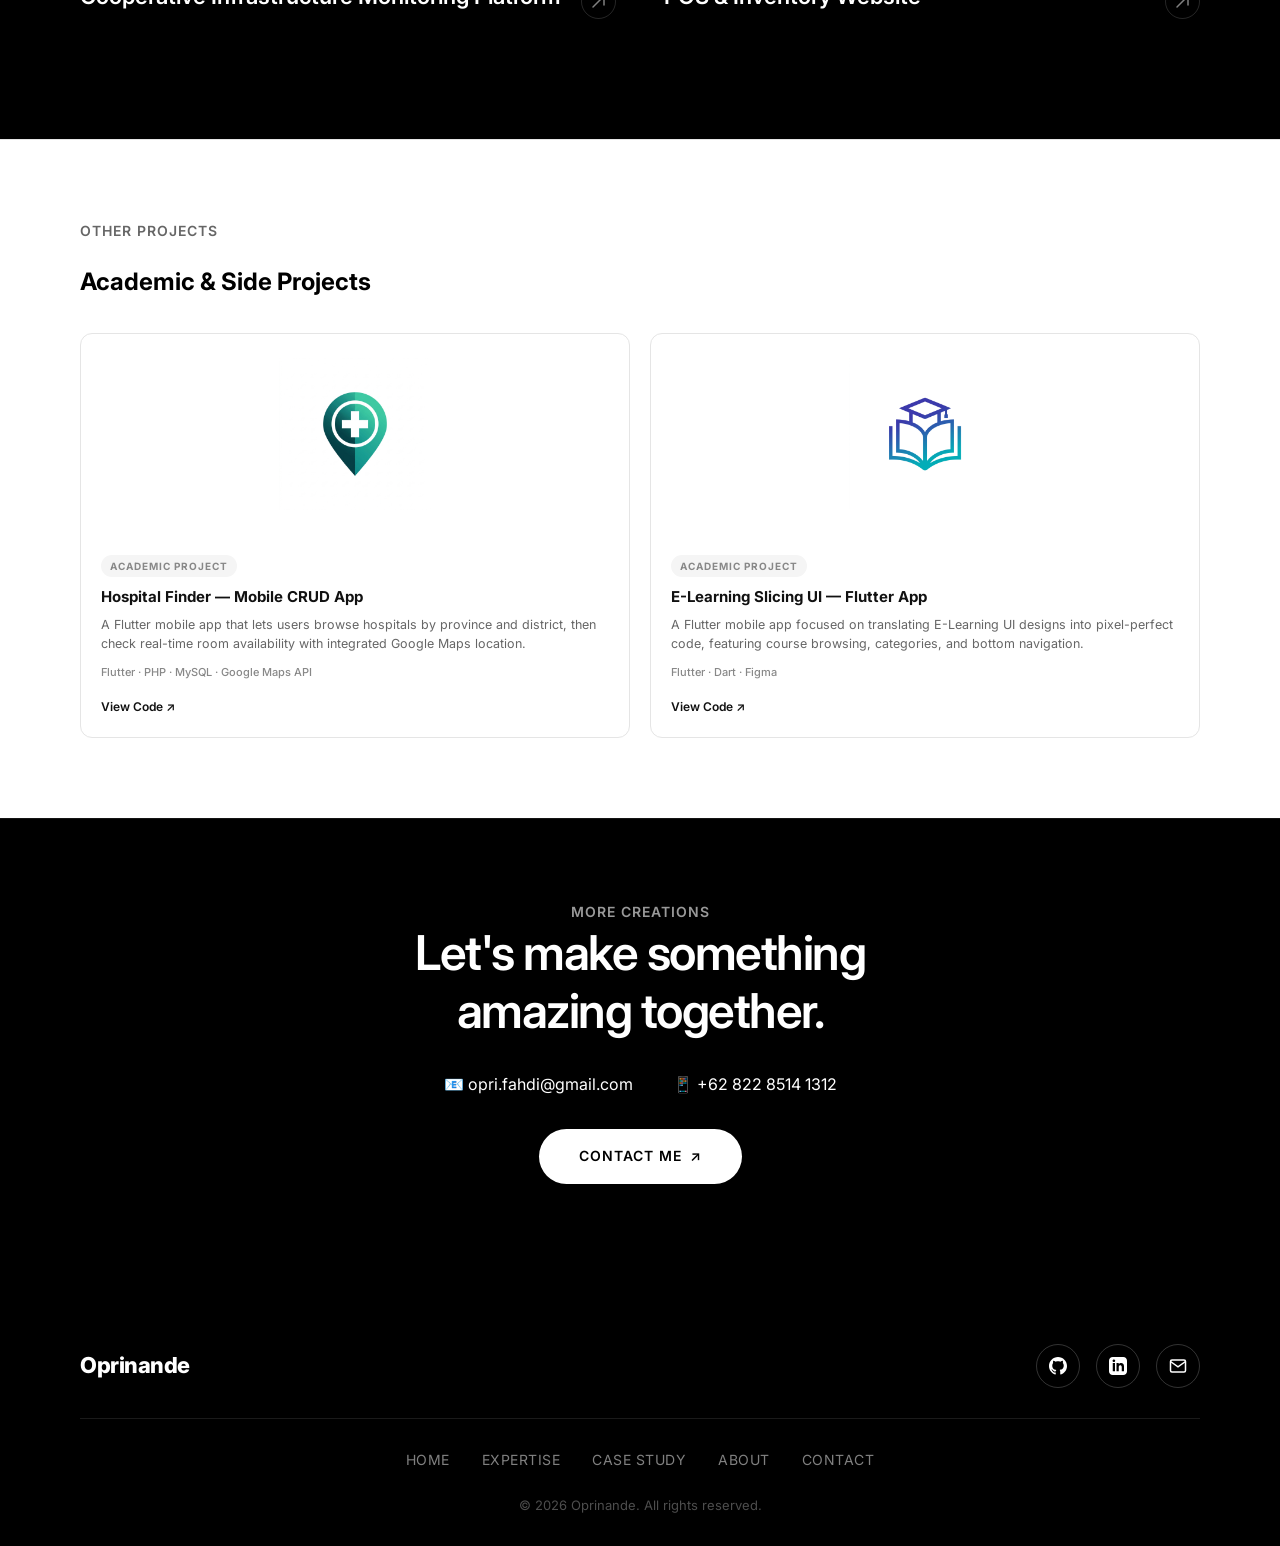
<file: projects.html>
<!DOCTYPE html>
<html lang="id">
<head>
  <meta charset="UTF-8" />
  <meta name="viewport" content="width=device-width, initial-scale=1.0" />
  <meta name="description" content="Semua proyek dan studi kasus oleh Oprinande — Full Stack Developer & Data Enthusiast." />
  <meta name="keywords" content="projects, case study, portfolio, web developer, full stack" />
  <meta name="author" content="Oprinande" />
  <title>Case Study — Oprinande Portfolio</title>
  <link rel="icon" href="data:image/svg+xml,<svg xmlns='http://www.w3.org/2000/svg' viewBox='0 0 100 100'><text y='0.9em' font-size='90'>♦️</text></svg>" />
  <link rel="stylesheet" href="style.css" />
</head>
<body>

  <!-- ======== NAVIGATION ======== -->
  <nav id="navbar" class="scrolled">
    <div class="nav-inner">
      <a href="index.html" class="nav-logo">
        Oprinande
      </a>
      <div class="nav-links" id="nav-links">
        <a href="index.html" class="nav-link">Home</a>
        <a href="index.html#experience" class="nav-link">Expertise</a>
        <a href="projects.html" class="nav-link active">Case Study</a>
        <a href="index.html#contact" class="nav-link">Contact</a>
      </div>
      <a href="index.html#contact" class="nav-cta nav-cta-desktop">
        Hubungi Saya <span class="arrow">↗</span>
      </a>
      <button class="nav-toggle" id="nav-toggle" aria-label="Toggle navigation">
        <span></span>
        <span></span>
        <span></span>
      </button>
    </div>
  </nav>

  <!-- ======== CASE STUDY HERO ======== -->
  <section class="cs-hero">
    <div class="container" style="text-align: center;">
      <span class="badge" style="margin-bottom: 24px;">CASE STUDY</span>
      <h1 class="cs-hero-heading">
        Meet with creative<br />things
      </h1>
    </div>
  </section>

  <!-- ======== PROJECTS GRID ======== -->
  <section class="cs-listing">
    <div class="container">
      <div class="cs-grid">

        <!-- Card 1 -->
        <a href="project-detail.html?id=silog" class="cs-card fade-up">
          <div class="cs-card-image">
            <div class="cs-card-image-placeholder" style="background: #fff;">
              <img src="assets/Logo_Final_SILOG.png" alt="SILOG" style="object-fit: contain; padding: 40px;" />
            </div>
          </div>
          <div class="cs-card-meta">
            <span class="cs-card-category">FULL STACK</span>
            <span class="cs-card-date">JAN , 2026</span>
          </div>
          <div class="cs-card-divider"></div>
          <div class="cs-card-title">
            <h3>SILOG — Sistem Informasi Logistik</h3>
            <svg class="cs-card-arrow" width="35" height="35" viewBox="0 0 35 35" fill="none">
              <circle cx="17.5" cy="17.5" r="17" stroke="currentColor" stroke-opacity="0.3"/>
              <path d="M12 23L23 12M23 12H14M23 12V21" stroke="currentColor" stroke-width="1.5" stroke-linecap="round" stroke-linejoin="round"/>
            </svg>
          </div>
        </a>

        <!-- Card 2 -->
        <a href="project-detail.html?id=wellnet" class="cs-card fade-up fade-up-delay-1">
          <div class="cs-card-image">
            <div class="cs-card-image-placeholder" style="background: #fff;">
              <img src="assets/logowellnet.png" alt="WELLNET" style="object-fit: contain; padding: 40px;" />
            </div>
          </div>
          <div class="cs-card-meta">
            <span class="cs-card-category">APP DEVELOPMENT</span>
            <span class="cs-card-date">SEP , 2025</span>
          </div>
          <div class="cs-card-divider"></div>
          <div class="cs-card-title">
            <h3>WELLNET</h3>
            <svg class="cs-card-arrow" width="35" height="35" viewBox="0 0 35 35" fill="none">
              <circle cx="17.5" cy="17.5" r="17" stroke="currentColor" stroke-opacity="0.3"/>
              <path d="M12 23L23 12M23 12H14M23 12V21" stroke="currentColor" stroke-width="1.5" stroke-linecap="round" stroke-linejoin="round"/>
            </svg>
          </div>
        </a>

        <!-- Card 3 -->
        <a href="project-detail.html?id=MonitoringPlatfrom" class="cs-card fade-up">
          <div class="cs-card-image">
            <div class="cs-card-image-placeholder" style="background: #fff;">
              <img src="assets/braindevs.png" alt="Cooperative Infrastructure Monitoring Platform" style="object-fit: contain; padding: 40px;" />
            </div>
          </div>
          <div class="cs-card-meta">
            <span class="cs-card-category">WEB DEVELOPMENT</span>
            <span class="cs-card-date">DEC , 2025</span>
          </div>
          <div class="cs-card-divider"></div>
          <div class="cs-card-title">
            <h3>Cooperative Infrastructure Monitoring Platform</h3>
            <svg class="cs-card-arrow" width="35" height="35" viewBox="0 0 35 35" fill="none">
              <circle cx="17.5" cy="17.5" r="17" stroke="currentColor" stroke-opacity="0.3"/>
              <path d="M12 23L23 12M23 12H14M23 12V21" stroke="currentColor" stroke-width="1.5" stroke-linecap="round" stroke-linejoin="round"/>
            </svg>
          </div>
        </a>

        <!-- Card 4 -->
        <a href="project-detail.html?id=AyamTaliwang" class="cs-card fade-up fade-up-delay-1">
          <div class="cs-card-image">
            <div class="cs-card-image-placeholder" style="background: #fff;">
              <img src="assets/metech.jpg" alt="Me-Texh" style="object-fit: contain; padding: 40px;" />
            </div>
          </div>
          <div class="cs-card-meta">
            <span class="cs-card-category">WEB DEVELOPMENT</span>
            <span class="cs-card-date">Feb , 2025</span>
          </div>
          <div class="cs-card-divider"></div>
          <div class="cs-card-title">
            <h3>POS & Inventory Website</h3>
            <svg class="cs-card-arrow" width="35" height="35" viewBox="0 0 35 35" fill="none">
              <circle cx="17.5" cy="17.5" r="17" stroke="currentColor" stroke-opacity="0.3"/>
              <path d="M12 23L23 12M23 12H14M23 12V21" stroke="currentColor" stroke-width="1.5" stroke-linecap="round" stroke-linejoin="round"/>
            </svg>
          </div>
        </a>

      </div>
    </div>
  </section>

  <section id="other-projects">
  <div class="container">
    <div class="section-label">Other Projects</div>
    <h2 class="section-title">Academic & Side Projects</h2>

    <div class="other-projects-grid">

      <div class="other-project-card">
        
        <img src="assets/hospital-logo.png" alt="Hospital Finder App" class="other-project-img" />
        <div class="other-project-body">
          <a
              href="project-detail.html?id=rumahsakit"
              class="project-card fade-up"
              style="text-decoration: none; color: inherit"
            >
          <div class="other-project-badge">Academic Project</div>
          <h3>Hospital Finder — Mobile CRUD App</h3>
          <p>A Flutter mobile app that lets users browse hospitals by province and district, then check real-time room availability with integrated Google Maps location.</p>
          <div class="other-project-tech">Flutter · PHP · MySQL · Google Maps API</div>
          <a href="https://github.com/RaihanOprinande/project_rumahsakit" target="_blank" class="other-project-link">
            View Code ↗
          </a>
          </a>
        </div>
      </div>

      <div class="other-project-card">
        <img src="assets/elearning-logo.png" alt="E-Learning Slicing UI" class="other-project-img" />
        <div class="other-project-body">
          <a
              href="project-detail.html?id=ui_slicing_elearning"
              class="project-card fade-up"
              style="text-decoration: none; color: inherit"
            >
          <div class="other-project-badge">Academic Project</div>
          <h3>E-Learning Slicing UI — Flutter App</h3>
          <p>A Flutter mobile app focused on translating E-Learning UI designs into pixel-perfect code, featuring course browsing, categories, and bottom navigation.</p>
          <div class="other-project-tech">Flutter · Dart · Figma</div>
          <a href="https://github.com/RaihanOprinande/Slicing_UI_E-Learning" target="_blank" class="other-project-link">
            View Code ↗
          </a>
          </a>
        </div>
      </div>

      <!-- second mobile project card — duplicate this block when ready -->

    </div>
  </div>
</section>

  <!-- ======== CTA SECTION ======== -->
  <section class="cs-cta">
    <div class="container" style="text-align: center;">
      <span class="section-label" style="color: var(--text-muted);">MORE CREATIONS</span>
      <h2 style="font-size: clamp(36px, 5vw, 48px); font-weight: 600; color: var(--text-white); line-height: 1.2; letter-spacing: -1.5px; margin-bottom: 32px;">
        Let's make something<br />amazing together.
      </h2>
      <div style="display: flex; justify-content: center; gap: 40px; flex-wrap: wrap; margin-bottom: 32px;">
        <span style="color: var(--text-white); font-size: 16px;">📧 opri.fahdi@gmail.com</span>
        <span style="color: var(--text-white); font-size: 16px;">📱 +62 822 8514 1312</span>
      </div>
      <a href="index.html#contact" class="cs-cta-btn">
        CONTACT ME <span class="arrow">↗</span>
      </a>
    </div>
  </section>

  <!-- ======== FOOTER ======== -->
  <footer id="footer">
    <div class="container">
      <div class="footer-inner">
        <div class="footer-logo">Oprinande</div>
        <div class="footer-social">
          <a href="https://github.com/RaihanOprinande" target="_blank" aria-label="GitHub">
            <svg width="18" height="18" viewBox="0 0 24 24" fill="currentColor"><path d="M12 0c-6.626 0-12 5.373-12 12 0 5.302 3.438 9.8 8.207 11.387.599.111.793-.261.793-.577v-2.234c-3.338.726-4.033-1.416-4.033-1.416-.546-1.387-1.333-1.756-1.333-1.756-1.089-.745.083-.729.083-.729 1.205.084 1.839 1.237 1.839 1.237 1.07 1.834 2.807 1.304 3.492.997.107-.775.418-1.305.762-1.604-2.665-.305-5.467-1.334-5.467-5.931 0-1.311.469-2.381 1.236-3.221-.124-.303-.535-1.524.117-3.176 0 0 1.008-.322 3.301 1.23.957-.266 1.983-.399 3.003-.404 1.02.005 2.047.138 3.006.404 2.291-1.552 3.297-1.23 3.297-1.23.653 1.653.242 2.874.118 3.176.77.84 1.235 1.911 1.235 3.221 0 4.609-2.807 5.624-5.479 5.921.43.372.823 1.102.823 2.222v3.293c0 .319.192.694.801.576 4.765-1.589 8.199-6.086 8.199-11.386 0-6.627-5.373-12-12-12z"/></svg>
          </a>
          <a href="https://linkedin.com/in/raihan-oprinande-fahdi" target="_blank" aria-label="LinkedIn">
            <svg width="18" height="18" viewBox="0 0 24 24" fill="currentColor"><path d="M19 0h-14c-2.761 0-5 2.239-5 5v14c0 2.761 2.239 5 5 5h14c2.762 0 5-2.239 5-5v-14c0-2.761-2.238-5-5-5zm-11 19h-3v-11h3v11zm-1.5-12.268c-.966 0-1.75-.79-1.75-1.764s.784-1.764 1.75-1.764 1.75.79 1.75 1.764-.783 1.764-1.75 1.764zm13.5 12.268h-3v-5.604c0-3.368-4-3.113-4 0v5.604h-3v-11h3v1.765c1.396-2.586 7-2.777 7 2.476v6.759z"/></svg>
          </a>
          <a href="mailto:opri.fahdi@gmail.com" aria-label="Email">
            <svg width="18" height="18" viewBox="0 0 24 24" fill="none" stroke="currentColor" stroke-width="2"><path d="M4 4h16c1.1 0 2 .9 2 2v12c0 1.1-.9 2-2 2H4c-1.1 0-2-.9-2-2V6c0-1.1.9-2 2-2z"/><polyline points="22,6 12,13 2,6"/></svg>
          </a>
        </div>
      </div>
      <div class="footer-nav">
        <a href="index.html">Home</a>
        <a href="index.html#experience">Expertise</a>
        <a href="projects.html">Case Study</a>
        <a href="index.html#about">About</a>
        <a href="index.html#contact">Contact</a>
      </div>
      <p class="footer-copy">
        © 2026 Oprinande. All rights reserved.
      </p>
    </div>
  </footer>

  <button id="back-to-top" aria-label="Back to top">↑</button>
  <script src="script.js"></script>
</body>
</html>
</file>
<file: style.css>
@import url("https://fonts.googleapis.com/css2?family=Inter:wght@300;400;500;600;700;800;900&display=swap");

/* ---- CSS Custom Properties ---- */
:root {
  /* Colors */
  --bg-white: #ffffff;
  --bg-light: #f1f3f7;
  --bg-dark: #000000;

  --text-primary: #000000;
  --text-secondary: #666666;
  --text-muted: #999999;
  --text-white: #ffffff;

  --border-light: #efefef;
  --border-medium: #e0e0e0;

  /* Gradient accent (for badge border, subtle accents) */
  --gradient-accent: linear-gradient(135deg, #f97316, #ec4899, #8b5cf6);

  /* Font */
  --font-main:
    "Inter", -apple-system, BlinkMacSystemFont, "Segoe UI", sans-serif;

  /* Sizes */
  --container-max: 1200px;
  --section-padding: 120px 0;
  --nav-height: 72px;

  /* Border Radius */
  --radius-sm: 8px;
  --radius-md: 12px;
  --radius-lg: 20px;
  --radius-xl: 50px;

  /* Transitions */
  --transition-fast: 0.2s ease;
  --transition-normal: 0.35s cubic-bezier(0.4, 0, 0.2, 1);
  --transition-slow: 0.6s cubic-bezier(0.4, 0, 0.2, 1);
}

/* ---- Reset ---- */
*,
*::before,
*::after {
  margin: 0;
  padding: 0;
  box-sizing: border-box;
}

html {
  scroll-behavior: smooth;
  font-size: 16px;
}

body {
  font-family: var(--font-main);
  background-color: var(--bg-white);
  color: var(--text-primary);
  line-height: 1.6;
  overflow-x: hidden;
  -webkit-font-smoothing: antialiased;
  -moz-osx-font-smoothing: grayscale;
}

img {
  max-width: 100%;
  display: block;
}

a {
  text-decoration: none;
  color: inherit;
}

ul,
ol {
  list-style: none;
}

/* ---- Container ---- */
.container {
  max-width: var(--container-max);
  margin: 0 auto;
  padding: 0 40px;
}

/* ---- Section Label ---- */
.section-label {
  font-size: 14px;
  font-weight: 600;
  text-transform: uppercase;
  letter-spacing: 1px;
  color: var(--text-secondary);
  margin-bottom: 20px;
}

.section-heading {
  font-size: clamp(40px, 6vw, 72px);
  font-weight: 600;
  line-height: 1.1;
  letter-spacing: -2px;
  margin-bottom: 32px;
}

/* ---- Badge (gradient border pill) ---- */
.badge {
  display: inline-flex;
  align-items: center;
  gap: 8px;
  padding: 8px 20px;
  border-radius: var(--radius-xl);
  font-size: 13px;
  font-weight: 600;
  text-transform: uppercase;
  letter-spacing: 1.5px;
  position: relative;
  background: var(--bg-white);
  z-index: 1;
}

.badge::before {
  content: "";
  position: absolute;
  inset: -2px;
  border-radius: var(--radius-xl);
  background: var(--gradient-accent);
  z-index: -1;
}

.badge::after {
  content: "";
  position: absolute;
  inset: 0;
  border-radius: var(--radius-xl);
  background: var(--bg-white);
  z-index: -1;
}

/* ---- Loading Screen ---- */
#loading-screen {
  position: fixed;
  top: 0;
  left: 0;
  width: 100vw;
  height: 100vh;
  background: var(--bg-white);
  display: flex;
  flex-direction: column;
  align-items: center;
  justify-content: center;
  z-index: 99999;
  transition:
    opacity 0.6s ease,
    visibility 0.6s ease;
}

#loading-screen.hidden {
  opacity: 0;
  visibility: hidden;
}

.loading-text {
  font-family: var(--font-main);
  font-size: 18px;
  font-weight: 700;
  color: var(--text-primary);
  letter-spacing: 4px;
}

.loading-bar-container {
  width: 200px;
  height: 4px;
  background: var(--border-light);
  margin-top: 20px;
  border-radius: 4px;
  overflow: hidden;
}

.loading-bar {
  height: 100%;
  width: 0%;
  background: var(--text-primary);
  border-radius: 4px;
  transition: width 0.3s ease;
}

/* ============================================
   NAVIGATION
   ============================================ */
#navbar {
  position: fixed;
  top: 0;
  left: 0;
  width: 100%;
  z-index: 9999;
  background: rgba(255, 255, 255, 0.9);
  backdrop-filter: blur(20px);
  -webkit-backdrop-filter: blur(20px);
  transition: var(--transition-normal);
}

#navbar.scrolled {
  box-shadow: 0 1px 0 var(--border-light);
}

.nav-inner {
  max-width: var(--container-max);
  margin: 0 auto;
  padding: 0 40px;
  display: flex;
  align-items: center;
  justify-content: space-between;
  height: var(--nav-height);
}

.nav-logo {
  font-size: 22px;
  font-weight: 800;
  color: var(--text-primary);
  text-decoration: none;
  display: flex;
  align-items: center;
  gap: 10px;
  letter-spacing: -0.5px;
}

.nav-logo-icon {
  width: 32px;
  height: 32px;
  border-radius: 8px;
  background: var(--gradient-accent);
  display: flex;
  align-items: center;
  justify-content: center;
  color: white;
  font-size: 14px;
  font-weight: 900;
}

.nav-links {
  display: flex;
  align-items: center;
  gap: 8px;
}

.nav-links a {
  font-size: 14px;
  font-weight: 500;
  color: var(--text-primary);
  padding: 8px 20px;
  border-radius: var(--radius-xl);
  transition: var(--transition-fast);
  text-transform: uppercase;
  letter-spacing: 0.5px;
}

.nav-links a:hover,
.nav-links a.active {
  background: var(--bg-light);
}

.nav-cta {
  font-size: 14px;
  font-weight: 500;
  color: var(--text-primary);
  padding: 10px 24px;
  border: 1.5px solid var(--border-medium);
  border-radius: var(--radius-xl);
  transition: var(--transition-fast);
  display: inline-flex;
  align-items: center;
  gap: 8px;
  text-transform: uppercase;
  letter-spacing: 0.5px;
}

.nav-cta:hover {
  background: var(--text-primary);
  color: var(--text-white);
  border-color: var(--text-primary);
}

.nav-cta .arrow {
  display: inline-block;
  transition: transform var(--transition-fast);
}

.nav-cta:hover .arrow {
  transform: translate(2px, -2px);
}

.nav-toggle {
  display: none;
  flex-direction: column;
  gap: 6px;
  cursor: pointer;
  padding: 8px;
  background: none;
  border: 1.5px solid var(--border-medium);
  border-radius: var(--radius-sm);
  width: 44px;
  height: 44px;
  align-items: center;
  justify-content: center;
}

.nav-toggle span {
  width: 20px;
  height: 2px;
  background: var(--text-primary);
  transition: var(--transition-fast);
}

/* ============================================
   HERO SECTION
   ============================================ */
#hero {
  min-height: 100vh;
  display: flex;
  flex-direction: column;
  align-items: center;
  justify-content: flex-start;
  text-align: center;
  padding-top: calc(var(--nav-height) + 60px);
  padding-bottom: 0;
  position: relative;
  overflow: hidden;
}

/* Decorative arc */
.hero-arc {
  position: absolute;
  bottom: 0;
  left: 50%;
  transform: translateX(-50%);
  width: 140%;
  height: 50%;
  background: var(--bg-light);
  border-radius: 50% 50% 0 0;
  z-index: 0;
}

.hero-content {
  position: relative;
  z-index: 2;
  display: flex;
  flex-direction: column;
  align-items: center;
}

.hero-badge {
  margin-bottom: 28px;
}

.hero-heading {
  font-size: clamp(44px, 7vw, 80px);
  font-weight: 600;
  line-height: 1.08;
  letter-spacing: -2.4px;
  color: var(--text-primary);
  margin-bottom: 32px;
  max-width: 700px;
}

.hero-links {
  display: flex;
  align-items: center;
  gap: 24px;
  margin-bottom: 48px;
}

.hero-links a {
  font-size: 14px;
  font-weight: 500;
  color: var(--text-secondary);
  display: inline-flex;
  align-items: center;
  gap: 6px;
  transition: var(--transition-fast);
  text-transform: lowercase;
}

.hero-links a:hover {
  color: var(--text-primary);
}

.hero-links .separator {
  width: 4px;
  height: 4px;
  border-radius: 50%;
  background: var(--text-muted);
}

.hero-avatar-wrapper {
  position: relative;
  z-index: 2;
  width: 360px;
  max-width: 80vw;
}

.hero-avatar {
  width: 100%;
  border-radius: var(--radius-lg);
  object-fit: cover;
  aspect-ratio: 3/4;
}

/* ============================================
   BRAND SECTION (Logos)
   ============================================ */
#brands {
  padding: 80px 0;
  background: var(--bg-white);
  border-top: 1px solid var(--border-light);
  border-bottom: 1px solid var(--border-light);
}

.brands-grid {
  display: flex;
  align-items: center;
  justify-content: center;
  gap: 60px;
  flex-wrap: wrap;
}

.brand-item {
  font-size: 20px;
  font-weight: 700;
  color: var(--text-muted);
  opacity: 0.4;
  transition: var(--transition-normal);
  letter-spacing: -0.5px;
}

.brand-item:hover {
  opacity: 1;
  color: var(--text-primary);
}

/* ============================================
   EXPERIENCE SECTION
   ============================================ */
#experience {
  padding: var(--section-padding);
}

.experience-grid {
  display: grid;
  grid-template-columns: 1fr 1fr;
  gap: 80px;
  align-items: start;
}

.experience-intro h2 {
  font-size: clamp(36px, 5vw, 56px);
  font-weight: 600;
  line-height: 1.15;
  letter-spacing: -1.5px;
  margin-bottom: 20px;
}

.experience-intro p {
  font-size: 17px;
  color: var(--text-secondary);
  line-height: 1.7;
  max-width: 480px;
}

.experience-list {
  display: flex;
  flex-direction: column;
}

.experience-item {
  display: flex;
  align-items: center;
  justify-content: space-between;
  padding: 24px 0;
  border-top: 1px solid var(--border-light);
  cursor: default;
  transition: var(--transition-fast);
}

.experience-item:last-child {
  border-bottom: 1px solid var(--border-light);
}

.experience-item:hover {
  padding-left: 12px;
}

.experience-item h4 {
  font-size: 18px;
  font-weight: 600;
  color: var(--text-primary);
}

.experience-item span {
  font-size: 14px;
  color: var(--text-muted);
  font-weight: 400;
}

.exp-company {
  display: block;
  font-size: 14px;
  font-weight: 400;
  color: var(--text-secondary);
  margin-top: 4px;
}

/* ============================================
   TICKER / MARQUEE
   ============================================ */
#ticker {
  background: var(--bg-dark);
  padding: 40px 0;
  overflow: hidden;
  white-space: nowrap;
}

.ticker-track {
  display: flex;
  animation: ticker-scroll 20s linear infinite;
}

.ticker-item {
  font-size: clamp(28px, 4vw, 48px);
  font-weight: 700;
  color: var(--text-white);
  padding: 0 40px;
  display: flex;
  align-items: center;
  gap: 40px;
  flex-shrink: 0;
}

.ticker-item .dot {
  width: 12px;
  height: 12px;
  border-radius: 50%;
  background: var(--text-white);
  opacity: 0.4;
  flex-shrink: 0;
}

@keyframes ticker-scroll {
  0% {
    transform: translateX(0);
  }
  100% {
    transform: translateX(-50%);
  }
}

/* ============================================
   PROJECTS / CASE STUDY SECTION
   ============================================ */
#projects {
  padding: var(--section-padding);
  background: var(--bg-dark);
  color: var(--text-white);
}

#projects .section-label {
  color: var(--text-muted);
}

#projects .section-heading {
  color: var(--text-white);
}

.projects-grid {
  display: grid;
  gap: 24px;
}

.projects-row {
  display: grid;
  gap: 24px;
}

.projects-row.two-col {
  grid-template-columns: 1fr 1fr;
}

.projects-row.full {
  grid-template-columns: 1fr;
}

.project-card {
  position: relative;
  border-radius: var(--radius-md);
  overflow: hidden;
  cursor: pointer;
  group: true;
}

.project-card img {
  width: 100%;
  height: 100%;
  object-fit: cover;
  transition: transform var(--transition-slow);
}

.project-card:hover img {
  transform: scale(1.03);
}

.project-card-overlay {
  position: absolute;
  bottom: 0;
  left: 0;
  width: 100%;
  padding: 32px;
  background: linear-gradient(to top, rgba(0, 0, 0, 0.7) 0%, transparent 100%);
  z-index: 2;
  opacity: 0;
  transform: translateY(10px);
  transition: var(--transition-normal);
}

.project-card:hover .project-card-overlay {
  opacity: 1;
  transform: translateY(0);
}

.project-card-overlay h3 {
  font-size: 22px;
  font-weight: 700;
  color: var(--text-white);
  margin-bottom: 6px;
}

.project-card-overlay p {
  font-size: 14px;
  color: rgba(255, 255, 255, 0.7);
}

.project-card .card-height-sm {
  height: 400px;
}

.project-card .card-height-lg {
  height: 500px;
}

/* Project info below image alternative */
.project-card-info {
  padding: 20px 0;
}

.project-card-info h3 {
  font-size: 20px;
  font-weight: 600;
  color: var(--text-white);
  margin-bottom: 4px;
}

.project-card-info .project-tags {
  display: flex;
  gap: 8px;
  flex-wrap: wrap;
  margin-top: 8px;
}

.project-card-info .project-tags span {
  font-size: 13px;
  color: rgba(255, 255, 255, 0.5);
  padding: 4px 12px;
  border: 1px solid rgba(255, 255, 255, 0.15);
  border-radius: var(--radius-xl);
}

/* ============================================
   SKILLS SECTION
   ============================================ */
#skills {
  padding: var(--section-padding);
  background: var(--bg-white);
}

.skills-wrapper {
  display: grid;
  grid-template-columns: 1fr 1fr;
  gap: 80px;
  align-items: start;
}

.skills-list {
  display: flex;
  flex-direction: column;
  gap: 0;
}

.skill-row {
  display: flex;
  align-items: center;
  justify-content: space-between;
  padding: 20px 0;
  border-top: 1px solid var(--border-light);
  transition: var(--transition-fast);
}

.skill-row:last-child {
  border-bottom: 1px solid var(--border-light);
}

.skill-row:hover {
  padding-left: 12px;
}

.skill-name {
  font-size: 18px;
  font-weight: 600;
  color: var(--text-primary);
}

.skill-level {
  display: flex;
  gap: 4px;
}

.skill-dot {
  width: 10px;
  height: 10px;
  border-radius: 50%;
  background: var(--border-light);
}

.skill-dot.filled {
  background: var(--text-primary);
}

/* ============================================
   FUN FACTS / STATS
   ============================================ */
#stats {
  padding: var(--section-padding);
  background: var(--bg-white);
  border-top: 1px solid var(--border-light);
}

.stats-grid {
  display: flex;
  justify-content: center;
  gap: clamp(40px, 8vw, 120px);
  flex-wrap: wrap;
}

.stat-item {
  text-align: center;
}

.stat-number {
  font-size: clamp(48px, 6vw, 72px);
  font-weight: 800;
  color: var(--text-primary);
  line-height: 1;
  letter-spacing: -2px;
}

.stat-label {
  font-size: 15px;
  color: var(--text-secondary);
  margin-top: 8px;
}

/* ============================================
   ABOUT SECTION
   ============================================ */
#about {
  padding: var(--section-padding);
  background: var(--bg-light);
}

.about-grid {
  display: grid;
  grid-template-columns: 1fr 1fr;
  gap: 80px;
  align-items: center;
}

.about-image-wrapper {
  position: relative;
}

.about-image {
  width: 100%;
  max-width: 450px;
  border-radius: var(--radius-lg);
  object-fit: cover;
}

.about-text h2 {
  font-size: clamp(36px, 5vw, 56px);
  font-weight: 600;
  line-height: 1.15;
  letter-spacing: -1.5px;
  margin-bottom: 20px;
}

.about-text p {
  font-size: 17px;
  color: var(--text-secondary);
  line-height: 1.7;
  margin-bottom: 16px;
}

.about-details {
  display: grid;
  grid-template-columns: 1fr 1fr;
  gap: 16px;
  margin-top: 28px;
}

.about-detail-item {
  display: flex;
  flex-direction: column;
}

.about-detail-item .label {
  font-size: 12px;
  font-weight: 600;
  text-transform: uppercase;
  letter-spacing: 1px;
  color: var(--text-muted);
  margin-bottom: 4px;
}

.about-detail-item .value {
  font-size: 16px;
  font-weight: 600;
  color: var(--text-primary);
}

/* ============================================
   CONTACT SECTION
   ============================================ */
#contact {
  padding: var(--section-padding);
  background: var(--bg-white);
}

.contact-wrapper {
  text-align: center;
  max-width: 700px;
  margin: 0 auto;
}

.contact-wrapper h2 {
  font-size: clamp(36px, 6vw, 64px);
  font-weight: 600;
  line-height: 1.1;
  letter-spacing: -2px;
  margin-bottom: 20px;
}

.contact-wrapper p {
  font-size: 17px;
  color: var(--text-secondary);
  margin-bottom: 40px;
  line-height: 1.7;
}

.contact-email {
  display: inline-flex;
  align-items: center;
  gap: 12px;
  font-size: 20px;
  font-weight: 600;
  color: var(--text-primary);
  padding: 16px 36px;
  border: 1.5px solid var(--border-medium);
  border-radius: var(--radius-xl);
  transition: var(--transition-normal);
  margin-bottom: 48px;
}

.contact-email:hover {
  background: var(--text-primary);
  color: var(--text-white);
  border-color: var(--text-primary);
}

.contact-form {
  display: grid;
  grid-template-columns: 1fr 1fr;
  gap: 16px;
  text-align: left;
  margin-top: 40px;
}

.contact-form .full-width {
  grid-column: 1 / -1;
}

.form-group label {
  font-size: 13px;
  font-weight: 600;
  text-transform: uppercase;
  letter-spacing: 0.5px;
  color: var(--text-secondary);
  margin-bottom: 8px;
  display: block;
}

.form-group input,
.form-group textarea {
  width: 100%;
  padding: 14px 18px;
  font-family: var(--font-main);
  font-size: 15px;
  color: var(--text-primary);
  background: var(--bg-light);
  border: 1.5px solid transparent;
  border-radius: var(--radius-sm);
  outline: none;
  transition: var(--transition-fast);
}

.form-group input:focus,
.form-group textarea:focus {
  border-color: var(--text-primary);
  background: var(--bg-white);
}

.form-group textarea {
  min-height: 120px;
  resize: vertical;
}

.btn-submit {
  font-family: var(--font-main);
  font-size: 14px;
  font-weight: 600;
  text-transform: uppercase;
  letter-spacing: 1px;
  padding: 16px 40px;
  background: var(--text-primary);
  color: var(--text-white);
  border: none;
  border-radius: var(--radius-xl);
  cursor: pointer;
  transition: var(--transition-normal);
  display: inline-flex;
  align-items: center;
  gap: 10px;
}

.btn-submit:hover {
  background: #333;
  transform: translateY(-2px);
  box-shadow: 0 8px 24px rgba(0, 0, 0, 0.15);
}

/* ============================================
   FOOTER
   ============================================ */
#footer {
  padding: 60px 0 30px;
  background: var(--bg-dark);
  color: var(--text-white);
}

.footer-inner {
  display: flex;
  justify-content: space-between;
  align-items: center;
  flex-wrap: wrap;
  gap: 24px;
}

.footer-logo {
  font-size: 22px;
  font-weight: 800;
  letter-spacing: -0.5px;
}

.footer-social {
  display: flex;
  gap: 16px;
}

.footer-social a {
  width: 44px;
  height: 44px;
  border: 1.5px solid rgba(255, 255, 255, 0.2);
  border-radius: 50%;
  display: flex;
  align-items: center;
  justify-content: center;
  color: var(--text-white);
  font-size: 18px;
  transition: var(--transition-fast);
}

.footer-social a:hover {
  background: var(--text-white);
  color: var(--text-primary);
  border-color: var(--text-white);
  transform: translateY(-3px);
}

.footer-nav {
  width: 100%;
  display: flex;
  justify-content: center;
  gap: 32px;
  padding-top: 30px;
  margin-top: 30px;
  border-top: 1px solid rgba(255, 255, 255, 0.1);
}

.footer-nav a {
  font-size: 14px;
  color: rgba(255, 255, 255, 0.5);
  transition: var(--transition-fast);
  text-transform: uppercase;
  letter-spacing: 0.5px;
}

.footer-nav a:hover {
  color: var(--text-white);
}

.footer-copy {
  width: 100%;
  text-align: center;
  font-size: 13px;
  color: rgba(255, 255, 255, 0.3);
  margin-top: 24px;
}

/* ============================================
   SCROLL ANIMATIONS
   ============================================ */
.fade-up {
  opacity: 0;
  transform: translateY(40px);
  transition: all 0.7s cubic-bezier(0.4, 0, 0.2, 1);
}

.fade-up.visible {
  opacity: 1;
  transform: translateY(0);
}

.fade-up-delay-1 {
  transition-delay: 0.1s;
}
.fade-up-delay-2 {
  transition-delay: 0.2s;
}
.fade-up-delay-3 {
  transition-delay: 0.3s;
}

/* ============================================
   BACK TO TOP
   ============================================ */
#back-to-top {
  position: fixed;
  bottom: 30px;
  right: 30px;
  width: 48px;
  height: 48px;
  border-radius: 50%;
  border: 1.5px solid var(--border-medium);
  background: var(--bg-white);
  color: var(--text-primary);
  font-size: 18px;
  cursor: pointer;
  z-index: 9990;
  display: flex;
  align-items: center;
  justify-content: center;
  opacity: 0;
  visibility: hidden;
  transition: var(--transition-normal);
  box-shadow: 0 4px 12px rgba(0, 0, 0, 0.08);
}

#back-to-top.visible {
  opacity: 1;
  visibility: visible;
}

#back-to-top:hover {
  background: var(--text-primary);
  color: var(--text-white);
  border-color: var(--text-primary);
  transform: translateY(-3px);
}

/* ============================================
   RESPONSIVE
   ============================================ */
@media (max-width: 968px) {
  .container {
    padding: 0 24px;
  }

  .nav-inner {
    padding: 0 24px;
  }

  :root {
    --section-padding: 80px 0;
  }

  .nav-links {
    position: fixed;
    top: var(--nav-height);
    left: 0;
    width: 100%;
    background: rgba(255, 255, 255, 0.98);
    backdrop-filter: blur(20px);
    flex-direction: column;
    align-items: center;
    padding: 24px 0;
    border-bottom: 1px solid var(--border-light);
    transform: translateY(-120%);
    transition: var(--transition-normal);
    z-index: 999;
  }

  .nav-links.active {
    transform: translateY(0);
  }

  .nav-toggle {
    display: flex;
  }

  .nav-cta-desktop {
    display: none;
  }

  .hero-heading {
    font-size: clamp(32px, 8vw, 56px);
  }

  .hero-avatar-wrapper {
    width: 280px;
  }

  .experience-grid,
  .about-grid,
  .skills-wrapper {
    grid-template-columns: 1fr;
    gap: 40px;
  }

  .projects-row.two-col {
    grid-template-columns: 1fr;
  }

  .stats-grid {
    grid-template-columns: repeat(2, 1fr);
    gap: 32px;
  }

  .contact-form {
    grid-template-columns: 1fr;
  }

  .footer-inner {
    flex-direction: column;
    text-align: center;
  }

  .brands-grid {
    gap: 32px;
  }
}

@media (max-width: 480px) {
  .hero-links {
    flex-direction: column;
    gap: 12px;
  }

  .hero-links .separator {
    display: none;
  }

  .stats-grid {
    grid-template-columns: 1fr;
  }

  .about-details {
    grid-template-columns: 1fr;
  }

  .hero-avatar-wrapper {
    width: 220px;
  }
}

/* ============================================
   CASE STUDY LISTING PAGE
   ============================================ */

/* -- Dark Hero -- */
.cs-hero {
  background: var(--bg-dark);
  color: var(--text-white);
  padding-top: calc(var(--nav-height) + 80px);
  padding-bottom: 80px;
  text-align: center;
}

.cs-hero .badge {
  background: var(--bg-dark);
  color: var(--text-white);
  border: 1.5px solid rgba(255, 255, 255, 0.2);
  margin-bottom: 24px;
}

.cs-hero .badge::before,
.cs-hero .badge::after {
  display: none;
}

.cs-hero-heading {
  font-size: clamp(40px, 6vw, 64px);
  font-weight: 600;
  line-height: 1.1;
  letter-spacing: -2px;
  color: var(--text-white);
  margin-top: 20px;
}

/* -- Listing Section -- */
.cs-listing {
  background: var(--bg-dark);
  padding: 0 0 120px;
}

.cs-grid {
  display: grid;
  grid-template-columns: 1fr 1fr;
  gap: 48px;
}

/* -- Card -- */
.cs-card {
  display: block;
  text-decoration: none;
  color: var(--text-white);
  transition: var(--transition-normal);
}

.cs-card:hover {
  transform: translateY(-4px);
}

.cs-card-image {
  width: 100%;
  border-radius: var(--radius-md);
  overflow: hidden;
  margin-bottom: 20px;
}

.cs-card-image img {
  width: 100%;
  height: 100%;
  object-fit: cover;
  transition: transform var(--transition-slow);
}

.cs-card:hover .cs-card-image img {
  transform: scale(1.03);
}

.cs-card-image-placeholder {
  width: 100%;
  height: 450px;
  border-radius: var(--radius-md);
  display: flex;
  align-items: center;
  justify-content: center;
  transition: transform var(--transition-slow);
}

.cs-card-image-placeholder span {
  font-size: 80px;
  opacity: 0.4;
}

.cs-card:hover .cs-card-image-placeholder {
  transform: scale(1.02);
}

/* Meta Row */
.cs-card-meta {
  display: flex;
  align-items: center;
  justify-content: space-between;
  margin-bottom: 12px;
}

.cs-card-category {
  font-size: 13px;
  font-weight: 600;
  text-transform: uppercase;
  letter-spacing: 1px;
  color: rgba(255, 255, 255, 0.6);
}

.cs-card-date {
  font-size: 13px;
  font-weight: 400;
  color: rgba(255, 255, 255, 0.4);
}

/* Divider — gradient */
.cs-card-divider {
  width: 100%;
  height: 2px;
  background: var(--gradient-accent);
  margin-bottom: 16px;
  border-radius: 2px;
}

/* Title Row */
.cs-card-title {
  display: flex;
  align-items: flex-start;
  justify-content: space-between;
  gap: 16px;
}

.cs-card-title h3 {
  font-size: 22px;
  font-weight: 600;
  line-height: 1.3;
  color: var(--text-white);
  flex: 1;
}

.cs-card-arrow {
  flex-shrink: 0;
  color: rgba(255, 255, 255, 0.5);
  transition: var(--transition-fast);
  margin-top: 2px;
}

.cs-card:hover .cs-card-arrow {
  color: var(--text-white);
  transform: translate(2px, -2px);
}

/* -- CTA Section -- */
.cs-cta {
  background: var(--bg-dark);
  padding: 80px 0 100px;
  border-top: 1px solid rgba(255, 255, 255, 0.08);
}

.cs-cta-btn {
  display: inline-flex;
  align-items: center;
  gap: 8px;
  padding: 16px 40px;
  border-radius: var(--radius-xl);
  background: var(--text-white);
  color: var(--bg-dark);
  font-size: 14px;
  font-weight: 600;
  text-transform: uppercase;
  letter-spacing: 1px;
  transition: var(--transition-fast);
}

.cs-cta-btn:hover {
  background: transparent;
  color: var(--text-white);
  outline: 1.5px solid var(--text-white);
}

.cs-cta-btn:hover .arrow {
  transform: translate(2px, -2px);
}

/* ============================================
   PROJECT DETAIL PAGE
   ============================================ */

/* -- Detail Hero -- */
.detail-hero {
  background: var(--bg-white);
  padding-top: calc(var(--nav-height) + 60px);
  padding-bottom: 40px;
}

.detail-hero-heading {
  font-size: clamp(36px, 5vw, 56px);
  font-weight: 600;
  line-height: 1.15;
  letter-spacing: -1.5px;
  color: var(--text-primary);
}

/* -- Hero Image -- */
.detail-image-section {
  padding: 0 0 60px;
}

.detail-hero-image {
  border-radius: var(--radius-lg);
  overflow: hidden;
}

.detail-hero-image .cs-card-image-placeholder {
  height: 520px;
  border-radius: var(--radius-lg);
}

/* -- Meta Info Grid -- */
.detail-meta-section {
  padding: 0 0 60px;
  border-bottom: 1px solid var(--border-light);
}

.detail-meta-grid {
  display: grid;
  grid-template-columns: repeat(4, 1fr);
  gap: 40px;
}

.detail-meta-item {
  display: flex;
  flex-direction: column;
  gap: 6px;
}

.detail-meta-label {
  font-size: 13px;
  font-weight: 600;
  text-transform: uppercase;
  letter-spacing: 1px;
  color: var(--text-muted);
}

.detail-meta-value {
  font-size: 16px;
  font-weight: 500;
  color: var(--text-primary);
}

/* -- Article Content -- */
.detail-content {
  padding: 80px 0 60px;
}

.detail-content-wrapper {
  max-width: 800px;
  margin: 0 auto;
}

.detail-article h2 {
  font-size: clamp(28px, 4vw, 36px);
  font-weight: 700;
  line-height: 1.3;
  letter-spacing: -0.5px;
  margin-bottom: 28px;
  color: var(--text-primary);
}

.detail-article h3 {
  font-size: 22px;
  font-weight: 700;
  margin-top: 40px;
  margin-bottom: 16px;
  color: var(--text-primary);
}

.detail-article p {
  font-size: 17px;
  line-height: 1.8;
  color: var(--text-secondary);
  margin-bottom: 20px;
}

.detail-article strong {
  color: var(--text-primary);
  font-weight: 600;
}

.detail-article ul {
  padding-left: 24px;
  margin-bottom: 24px;
}

.detail-article ul li {
  font-size: 17px;
  line-height: 1.8;
  color: var(--text-secondary);
  list-style-type: disc;
  margin-bottom: 8px;
}

.detail-article ul li strong {
  color: var(--text-primary);
}

/* -- Gallery -- */
.detail-gallery {
  display: grid;
  grid-template-columns: 1fr 1fr;
  gap: 16px;
  margin: 40px 0;
}

.detail-gallery-item {
  border-radius: var(--radius-md);
  overflow: hidden;
}

.detail-gallery-item img {
  width: 100%;
  height: auto;
  display: block;
}

/* -- Prev/Next Navigation -- */
.detail-nav-projects {
  padding: 60px 0;
  border-top: 1px solid var(--border-light);
}

.detail-nav-grid {
  display: grid;
  grid-template-columns: 1fr 1fr;
  gap: 40px;
}

.detail-nav-item {
  display: flex;
  flex-direction: column;
  gap: 8px;
  padding: 24px 0;
  transition: var(--transition-fast);
  text-decoration: none;
  color: inherit;
}

.detail-nav-item.next {
  text-align: right;
}

.detail-nav-item:hover {
  opacity: 0.7;
}

.detail-nav-label {
  font-size: 13px;
  font-weight: 500;
  color: var(--text-muted);
  text-transform: uppercase;
  letter-spacing: 0.5px;
}

.detail-nav-title {
  font-size: 20px;
  font-weight: 600;
  color: var(--text-primary);
}

/* ======== CERTIFICATES ======== */
#certificates {
  padding: 80px 0;
  border-top: 1px solid var(--border, #e5e5e5);
}

.cert-grid {
  display: grid;
  grid-template-columns: repeat(auto-fit, minmax(280px, 1fr));
  gap: 16px;
  margin-top: 32px;
}

.cert-card {
  display: flex;
  align-items: center;
  gap: 16px;
  padding: 20px 24px;
  border: 1px solid var(--border, #e5e5e5);
  border-radius: 12px;
  background: var(--surface, #fafafa);
  transition:
    border-color 0.2s,
    transform 0.2s;
}

.cert-card:hover {
  border-color: var(--accent, #111);
  transform: translateY(-2px);
}

.cert-icon {
  font-size: 28px;
  flex-shrink: 0;
}

.cert-info {
  flex: 1;
}

.cert-issuer {
  font-size: 11px;
  font-weight: 700;
  text-transform: uppercase;
  letter-spacing: 1.5px;
  color: var(--muted, #888);
  margin-bottom: 3px;
}

.cert-name {
  font-size: 14px;
  font-weight: 600;
  color: var(--text, #111);
  line-height: 1.3;
  margin-bottom: 4px;
}

.cert-year {
  font-size: 11px;
  color: var(--muted, #888);
}

.cert-badge {
  font-size: 10px;
  font-weight: 600;
  padding: 4px 10px;
  border-radius: 20px;
  background: var(--accent-dim, #f0f0f0);
  color: var(--accent, #111);
  white-space: nowrap;
  border: 1px solid var(--border, #e5e5e5);
}

.cert-thumb {
  width: 64px;
  height: 48px;
  object-fit: cover;
  border-radius: 6px;
  border: 1px solid var(--border, #e5e5e5);
  flex-shrink: 0;
}

.cert-card {
  text-decoration: none;
  color: inherit;
  cursor: pointer;
}

/* ======== OTHER PROJECTS ======== */
#other-projects {
  padding: 80px 0;
  border-top: 1px solid var(--border, #e5e5e5);
}

.other-projects-grid {
  display: grid;
  grid-template-columns: repeat(auto-fit, minmax(280px, 1fr));
  gap: 20px;
  margin-top: 32px;
}

.other-project-card {
  border: 1px solid var(--border, #e5e5e5);
  border-radius: 12px;
  overflow: hidden;
  transition: transform 0.2s, border-color 0.2s;
}

.other-project-card:hover {
  transform: translateY(-3px);
  border-color: var(--accent, #111);
}

.other-project-img {
  width: 100%;
  height: 200px;
  object-fit: contain;
  display: block;
  background: transparent;
  padding: 24px;
}

.other-project-body {
  padding: 18px 20px;
}

.other-project-badge {
  display: inline-block;
  font-size: 10px;
  font-weight: 700;
  letter-spacing: 1px;
  text-transform: uppercase;
  color: var(--muted, #888);
  background: var(--surface, #f5f5f5);
  padding: 3px 9px;
  border-radius: 20px;
  margin-bottom: 8px;
}

.other-project-body h3 {
  font-size: 15px;
  font-weight: 700;
  margin-bottom: 6px;
  color: var(--text, #111);
}

.other-project-body p {
  font-size: 12.5px;
  color: #666;
  line-height: 1.55;
  margin-bottom: 10px;
}

.other-project-tech {
  font-size: 11px;
  color: var(--muted, #888);
  font-weight: 500;
  margin-bottom: 12px;
}

.other-project-link {
  font-size: 12px;
  font-weight: 600;
  color: var(--accent, #111);
  text-decoration: none;
}

.other-project-link:hover {
  text-decoration: underline;
}

/* ============================================
   RESPONSIVE — CASE STUDY & DETAIL
   ============================================ */
@media (max-width: 968px) {
  .cs-grid {
    grid-template-columns: 1fr;
    gap: 40px;
  }

  .detail-meta-grid {
    grid-template-columns: repeat(2, 1fr);
    gap: 24px;
  }

  .detail-gallery {
    grid-template-columns: 1fr;
  }

  .detail-nav-grid {
    grid-template-columns: 1fr;
    gap: 24px;
  }

  .detail-nav-item.next {
    text-align: left;
  }
}

@media (max-width: 480px) {
  .detail-meta-grid {
    grid-template-columns: 1fr;
  }
}
</file>
